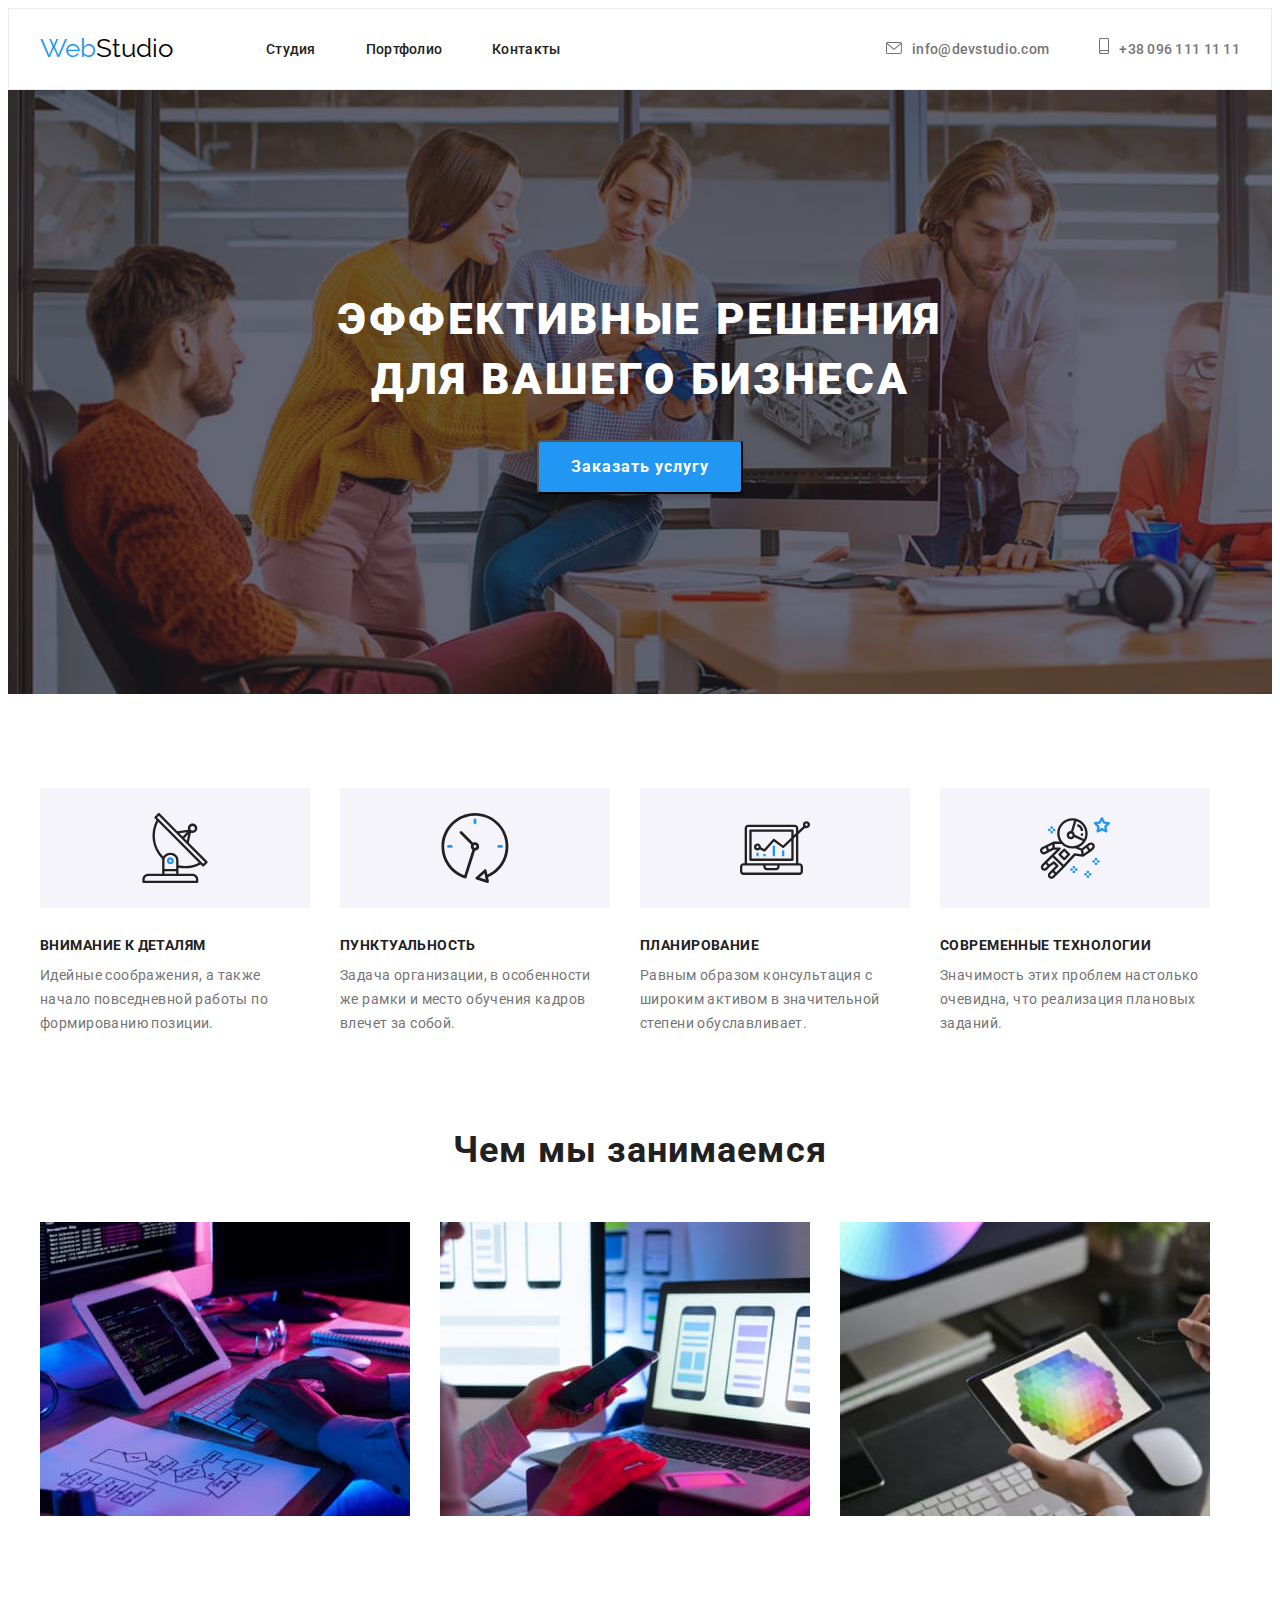
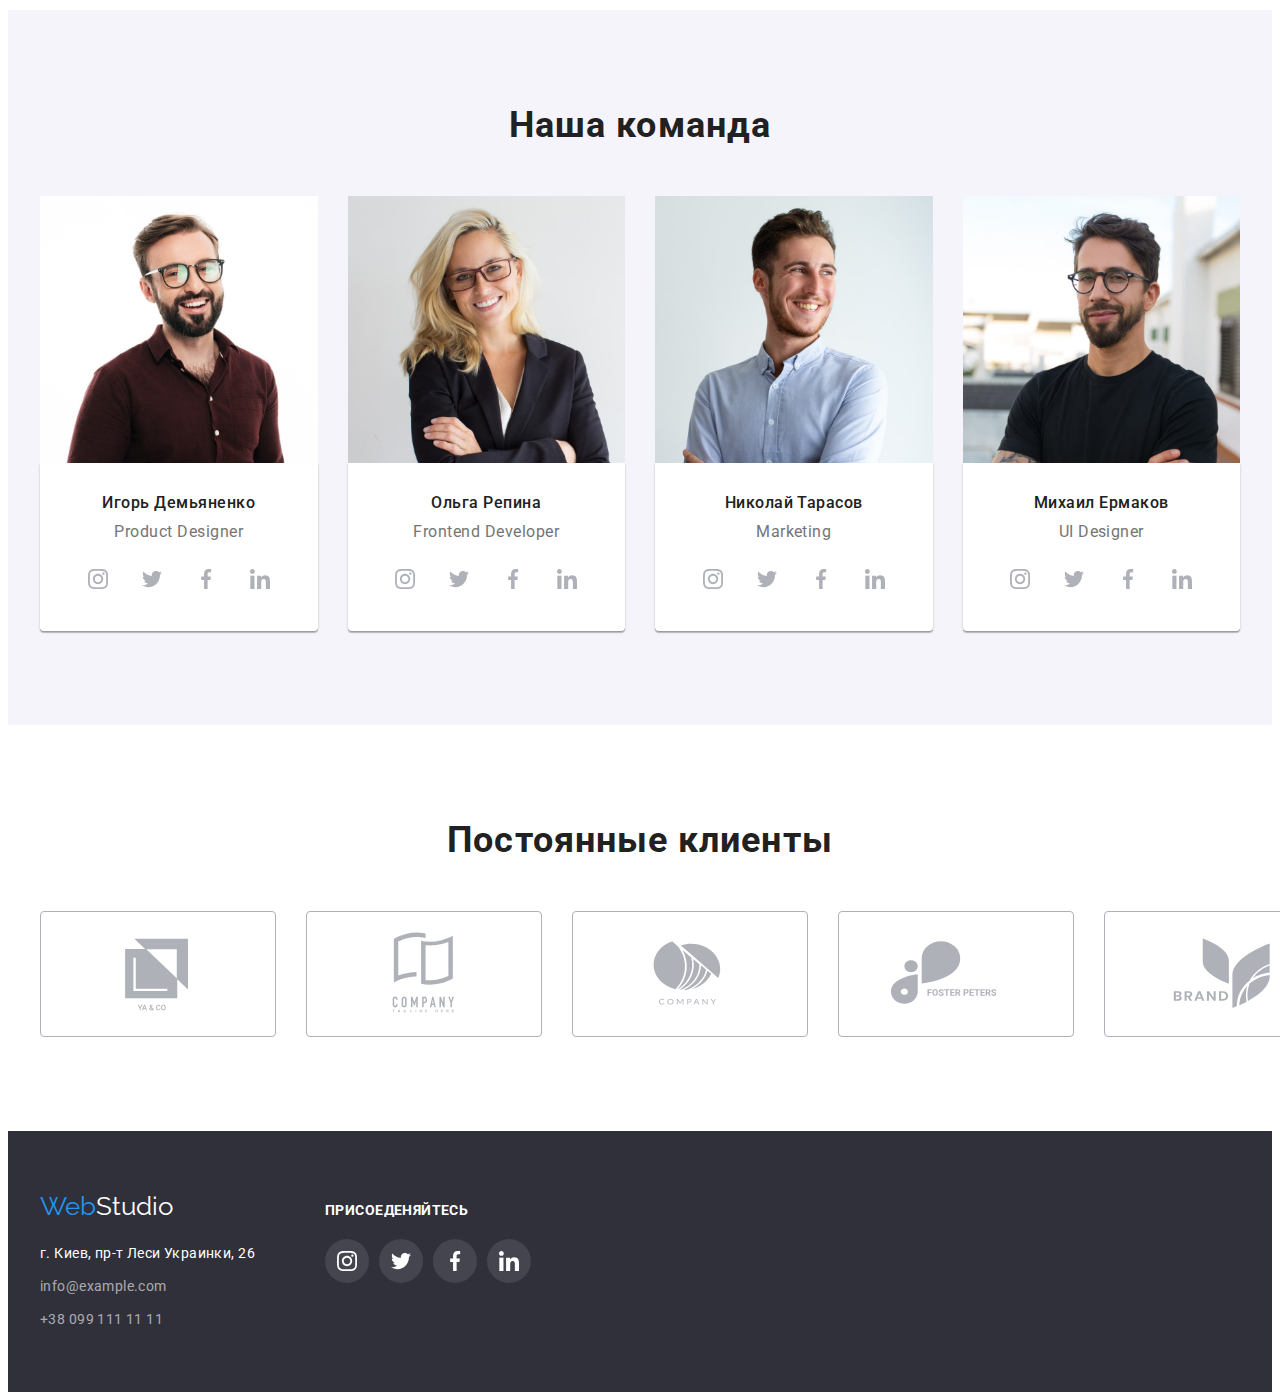
<file: project/goit-markup-hw-05/index.html>
<!DOCTYPE html>
<html lang="ru">
  <head>
    <meta charset="UTF-8" />
    <meta http-equiv="X-UA-Compatible" content="IE=edge" />
    <meta name="viewport" content="width=device-width, initial-scale=1.0" />
    <link rel="preconnect" href="https://fonts.googleapis.com" />
    <link rel="preconnect" href="https://fonts.gstatic.com" crossorigin />
    <link
      href="https://fonts.googleapis.com/css2?family=Montserrat:wght@400;700&family=Raleway:wght@700&family=Roboto:wght@400;500;700;900&display=swap"
      rel="stylesheet"
    />
    <link
      rel="stylesheet"
      href="https://cdnjs.cloudflare.com/ajax/libs/modern-normalize/1.1.0/modern-normalize.min.css"
      integrity="sha512-wpPYUAdjBVSE4KJnH1VR1HeZfpl1ub8YT/NKx4PuQ5NmX2tKuGu6U/JRp5y+Y8XG2tV+wKQpNHVUX03MfMFn9Q=="
      crossorigin="anonymous"
      referrerpolicy="no-referrer"
    />
    <link rel="stylesheet" href="./css/styles.css" />
    <title>Студия</title>
  </head>
  <body>
    <header class="header-section">
      <div class="container">
        <a href="./index.html" class="header-logo">
          <span class="header-logo-first-part">Web</span>Studio</a
        >
        <nav class="header-navigation">
          <ul class="header-list list">
            <li class="header-item">
              <a
                href="./index.html"
                rel="noopener noreferrer nofollow"
                class="link-nav link"
                >Студия</a
              >
            </li>
            <li class="header-item">
              <a
                href="./portfolio.html"
                rel="noopener noreferrer nofollow"
                class="link-nav link"
                >Портфолио</a
              >
            </li>
            <li class="header-item">
              <a
                href=""
                target="_blank"
                rel="noopener noreferrer nofollow"
                class="link-nav link"
                >Контакты</a
              >
            </li>
          </ul>
        </nav>
        <div class="header-connect">
          <a href="mailto:info@devstudio.com" class="header-mail  link accent"
            ><svg class="connect-icon" width="16" height="12">
                <use href="./images/icons.svg#icon-envelope"></use>
              </svg>info@devstudio.com</a
          >
          <a href="tel:+380961111111" class="header-tel link accent"
            ><svg class="connect-icon" width="10" height="16">
                <use href="./images/icons.svg#icon-smartphone"></use>
              </svg>+38 096 111 11 11</a
          >
        </div >
      </div>
    </header>
    <main>
      <section class="hero-section section">
        <h1 class="hero-title">Эффективные решения для вашего бизнеса</h1>
        <button type="button" class="hero-button">Заказать услугу</button>
      </section>
      <section class="aboun-benefits-section section">
        <div class="container">
          <h2 class="visually-hidden">Преимущества</h2>
          <ul class="aboun-benefits-list list">
            <li class="benefits-item">
              <div class="benefits-item-icon">
                <svg class="benefits-icon" width="70" htight="70"><use href="./images/icons.svg#icon-antenna-1"></use></svg>
              </div>
              <h3 class="aboun-benefits">Внимание к деталям</h3>
              <p class="benefits-text">
                Идейные соображения, а также начало повседневной работы по
                формированию позиции.
              </p>
            </li>
            <li class="benefits-item">
              <div class="benefits-item-icon">
                <svg class="benefits-icon" width="70" htight="70"><use href="./images/icons.svg#icon-clock-1"></use></svg>
              </div>
              <h3 class="aboun-benefits">Пунктуальность</h3>
              <p class="benefits-text">
                Задача организации, в особенности же рамки и место обучения
                кадров влечет за собой.
              </p>
            </li>
            <li class="benefits-item">
              <div class="benefits-item-icon">
                <svg class="benefits-icon" width="70" htight="70"><use href="./images/icons.svg#icon-diagram-1"></use></svg>
              </div>
              <h3 class="aboun-benefits">Планирование</h3>
              <p class="benefits-text">
                Равным образом консультация с широким активом в значительной
                степени обуславливает.
              </p>
            </li>
            <li class="benefits-item">
              <div class="benefits-item-icon">
                <svg class="benefits-icon" width="70" htight="70"><use href="./images/icons.svg#icon-astronaut-1"></use></svg>
              </div>
              <h3 class="aboun-benefits">Современные технологии</h3>
              <p class="benefits-text">
                Значимость этих проблем настолько очевидна, что реализация
                плановых заданий.
              </p>
            </li>
          </ul>
        </div>
      </section>
      <section class="img-about-benefits section">
        <div class="container">
          <h3 class="benefits-title">Чем мы занимаемся</h3>
          <ul class="img-benefits-list list">
            <li class="list-item-img">
              <img
                src="./images/img-1.jpg"
                alt="фото 1"
                width="370"
                class="benefits-img"
              />
            </li>
            <li class="list-item-img">
              <img
                src="./images/img-2.jpg"
                alt="фото 2"
                width="370"
                class="benefits-img"
              />
            </li>
            <li class="list-item-img">
              <img
                src="./images/img-3.jpg"
                alt="фото 3"
                width="370"
                class="benefits-img"
              />
            </li>
          </ul>
        </div>
      </section>
      <section class="team-section section">
        <h2 class="tiam-title">Наша команда</h2>
        <div class="container">
          <ul class="team-section-list list">
            <li class="team-card">
              <img
                src="./images/img-igor.jpg"
                alt="фото Игоря Демьяненко"
                width="270"
                height="260"
                class="team-img"
              />
              <div class="card-name">
                <h3 class="team-img-name">Игорь Демьяненко</h3>
                <p class="team-img-position">Product Designer</p>
                <ul class="team-soc-list list">
                  <li class="team-soc-item"><a href="" class="team-soc-link">
                    <svg class="team-soc-icoc" width="20"  height="20">
                      <use href="./images/icons.svg#icon-instagram"></use>
                    </svg>
                  </a></li>
                  <li class="team-soc-item"><a href="" class="team-soc-link"><svg class="team-soc-icoc" width="20"  height="20">
                      <use href="./images/icons.svg#icon-twitter"></use></a></li>
                  <li class="team-soc-item"><a href="" class="team-soc-link"><svg class="team-soc-icoc" width="20"  height="20">
                      <use href="./images/icons.svg#icon-facebook"></use></a></li>
                  <li class="team-soc-item"><a href="" class="team-soc-link"><svg class="team-soc-icoc" width="20"  height="20">
                      <use href="./images/icons.svg#icon-linkedin"></use></a></li>
                </ul>
              </div>
            </li>
            <li class="team-card">
              <img
                src="./images/img-olga.jpg"
                alt="фото Ольги Репиной"
                width="270"
                height="260"
                class="team-img"
              />
              <div class="card-name">
                <h3 class="team-img-name">Ольга Репина</h3>
                <p class="team-img-position">Frontend Developer</p>
                <ul class="team-soc-list list">
                  <li class="team-soc-item"><a href="" class="team-soc-link">
                    <svg class="team-soc-icoc" width="20"  height="20">
                      <use href="./images/icons.svg#icon-instagram"></use>
                  </a></li>
                  <li class="team-soc-item"><a href="" class="team-soc-link"><svg class="team-soc-icoc" width="20"  height="20">
                      <use href="./images/icons.svg#icon-twitter"></use></a></li>
                  <li class="team-soc-item"><a href="" class="team-soc-link"><svg class="team-soc-icoc" width="20"  height="20">
                      <use href="./images/icons.svg#icon-facebook"></use></a></li>
                  <li class="team-soc-item"><a href="" class="team-soc-link"><svg class="team-soc-icoc" width="20"  height="20">
                      <use href="./images/icons.svg#icon-linkedin"></use></a></li>
                </ul>
              </div>
            </li>
            <li class="team-card">
              <img
                src="./images/img-nikolay.jpg"
                alt="фото Николая Тарасова"
                width="270"
                height="260"
                class="team-img"
              />
              <div class="card-name">
                <h3 class="team-img-name">Николай Тарасов</h3>
                <p class="team-img-position">Marketing</p>
                <ul class="team-soc-list list">
                  <li class="team-soc-item"><a href="" class="team-soc-link">
                    <svg class="team-soc-icoc" width="20"  height="20">
                      <use href="./images/icons.svg#icon-instagram"></use>
                  </a></li>
                  <li class="team-soc-item"><a href="" class="team-soc-link"><svg class="team-soc-icoc" width="20"  height="20">
                      <use href="./images/icons.svg#icon-twitter"></use></a></li>
                  <li class="team-soc-item"><a href="" class="team-soc-link"><svg class="team-soc-icoc" width="20"  height="20">
                      <use href="./images/icons.svg#icon-facebook"></use></a></li>
                  <li class="team-soc-item"><a href="" class="team-soc-link"><svg class="team-soc-icoc" width="20"  height="20">
                      <use href="./images/icons.svg#icon-linkedin"></use></a></li>
                </ul>
              </div>
            </li>
            <li class="team-card">
              <img
                src="./images/img-misha.jpg"
                alt="фото Михаила Ермакова"
                width="270"
                height="260"
                class="team-img"
              />
              <div class="card-name">
                <h3 class="team-img-name">Михаил Ермаков</h3>
                <p class="team-img-position">UI Designer</p>
                <ul class="team-soc-list list">
                  <li class="team-soc-item"><a href="" class="team-soc-link">
                    <svg class="team-soc-icoc" width="20"  height="20">
                      <use href="./images/icons.svg#icon-instagram"></use>
                  </a></li>
                  <li class="team-soc-item"><a href="" class="team-soc-link"><svg class="team-soc-icoc" width="20"  height="20">
                      <use href="./images/icons.svg#icon-twitter"></use></a></li>
                  <li class="team-soc-item"><a href="" class="team-soc-link"><svg class="team-soc-icoc" width="20"  height="20">
                      <use href="./images/icons.svg#icon-facebook"></use></a></li>
                  <li class="team-soc-item"><a href="" class="team-soc-link"><svg class="team-soc-icoc" width="20"  height="20">
                      <use href="./images/icons.svg#icon-linkedin"></use></a></li>
                </ul>
              </div>
            </li>
          </ul>
        </div>
      </section>
      <section class="clients section">
        <div class="container">
        <h2 class="clients-title">Постоянные клиенты</h2>
        <ul class="clients-list list">
          <li class="clients-item">
            <a href="" class="clients-link">
              <svg class="clients-icon" width="106" height="60">
                <use href="./images/icons.svg#icon-Logo" class="icon"></use>
              </svg>
            </a>
          </li>
          <li class="clients-item">
            <a href="" class="clients-link">
              <svg class="clients-icon" width="106" height="60">
                <use href="./images/icons.svg#icon-Logo-1"></use>
              </svg>
            </a>
          </li>
          <li class="clients-item">
            <a href="" class="clients-link">
              <svg class="clients-icon" width="106" height="60">
                <use href="./images/icons.svg#icon-Logo-2"></use>
              </svg>
            </a>
          </li>
          <li class="clients-item">
            <a href="" class="clients-link">
              <svg class="clients-icon" width="106" height="60">
                <use href="./images/icons.svg#icon-Logo-3"></use>
              </svg>
            </a>
          </li>
          <li class="clients-item">
            <a href="" class="clients-link">
              <svg class="clients-icon" width="106" height="60">
                <use href="./images/icons.svg#icon-Logo-4"></use>
              </svg>
            </a>
          </li>
          <li class="clients-item">
            <a href="" class="clients-link">
              <svg class="clients-icon" width="106" height="60">
                <use href="./images/icons.svg#icon-Logo-5"></use>
              </svg>
            </a>
          </li>
        </ul>
        </div>
      </section>
    </main>
    <footer class="footer">
      <div class="container">
        <div class="address-list">
        <a href="./index.html" class="footer-logo"
          ><span class="footer-logo-first-part">Web</span>Studio
        </a>
        <address class="footer-address">
          <ul class="footer-list link list">
            <li class="footer-list-item">
              <p class="footer-address-text">г. Киев, пр-т Леси Украинки, 26</p>
            </li>
            <li class="footer-list-item">
              <a href="mailto:info@example.com" class="footer-mail accent">info@example.com</a
              >
            </li>
            <li class="footer-list-item">
              <a href="tel:+380991111111" class="footer-tel accent">+38 099 111 11 11</a>
            </li>
          </ul>
        </address>
        </div>
        <div class="footer-soc">
        <h2 class="footer-soc-title">Присоеденяйтесь</h2>
          <ul class="footer-soc-list list">
                  <li class="footer-soc-item"><a href="" class="footer-soc-link">
                    <svg class="footer-soc-icoc" width="20"  height="20">
                      <use href="./images/icons.svg#icon-instagram"></use>
                    </svg>
                  </a></li>
                  <li class="footer-soc-item"><a href="" class="footer-soc-link"><svg class="footer-soc-icon" width="20"  height="20">
                      <use href="./images/icons.svg#icon-twitter"></use></a></li>
                  <li class="footer-soc-item"><a href="" class="footer-soc-link"><svg class="footer-soc-icon" width="20"  height="20">
                      <use href="./images/icons.svg#icon-facebook"></use></a></li>
                  <li class="footer-soc-item"><a href="" class="footer-soc-link"><svg class="footer-soc-icon" width="20"  height="20">
                      <use href="./images/icons.svg#icon-linkedin"></use></a></li>
                </ul>
                </div>
      </div>
    </footer>
  </body>
</html>
</file>
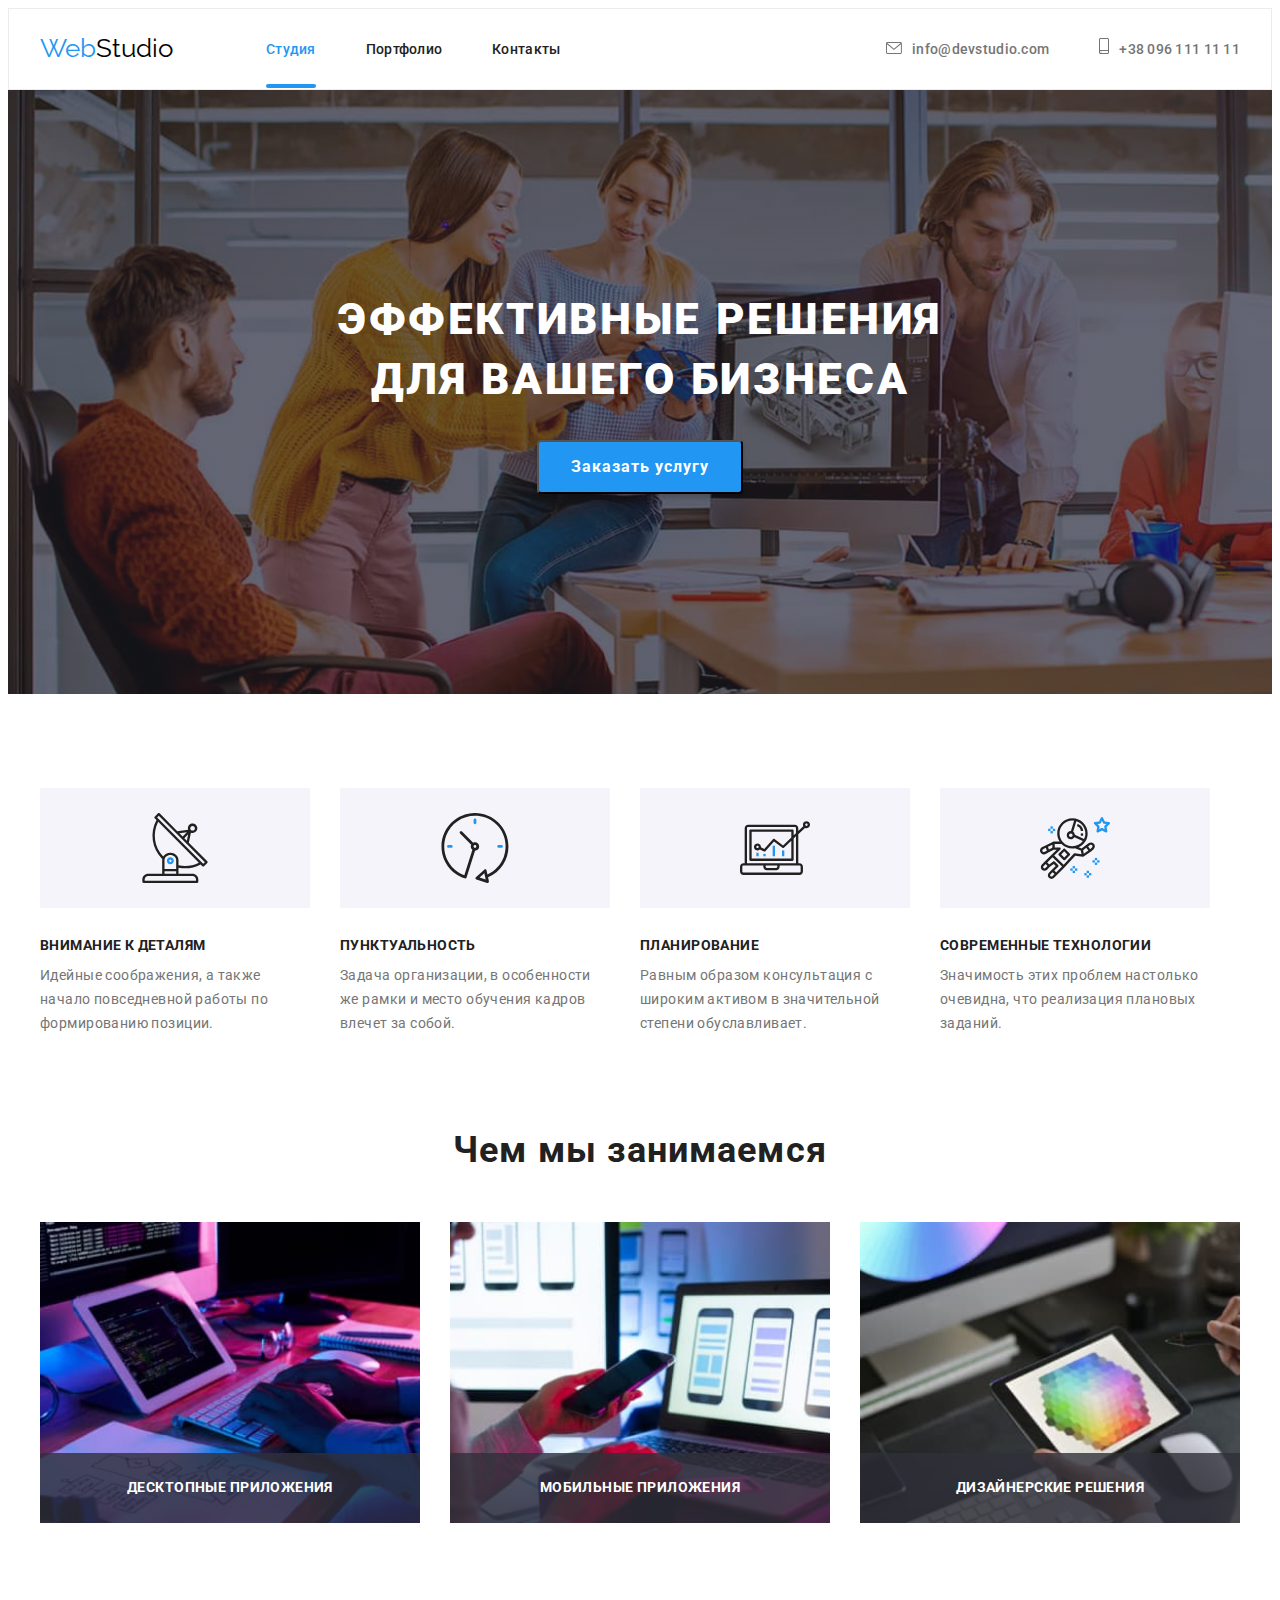
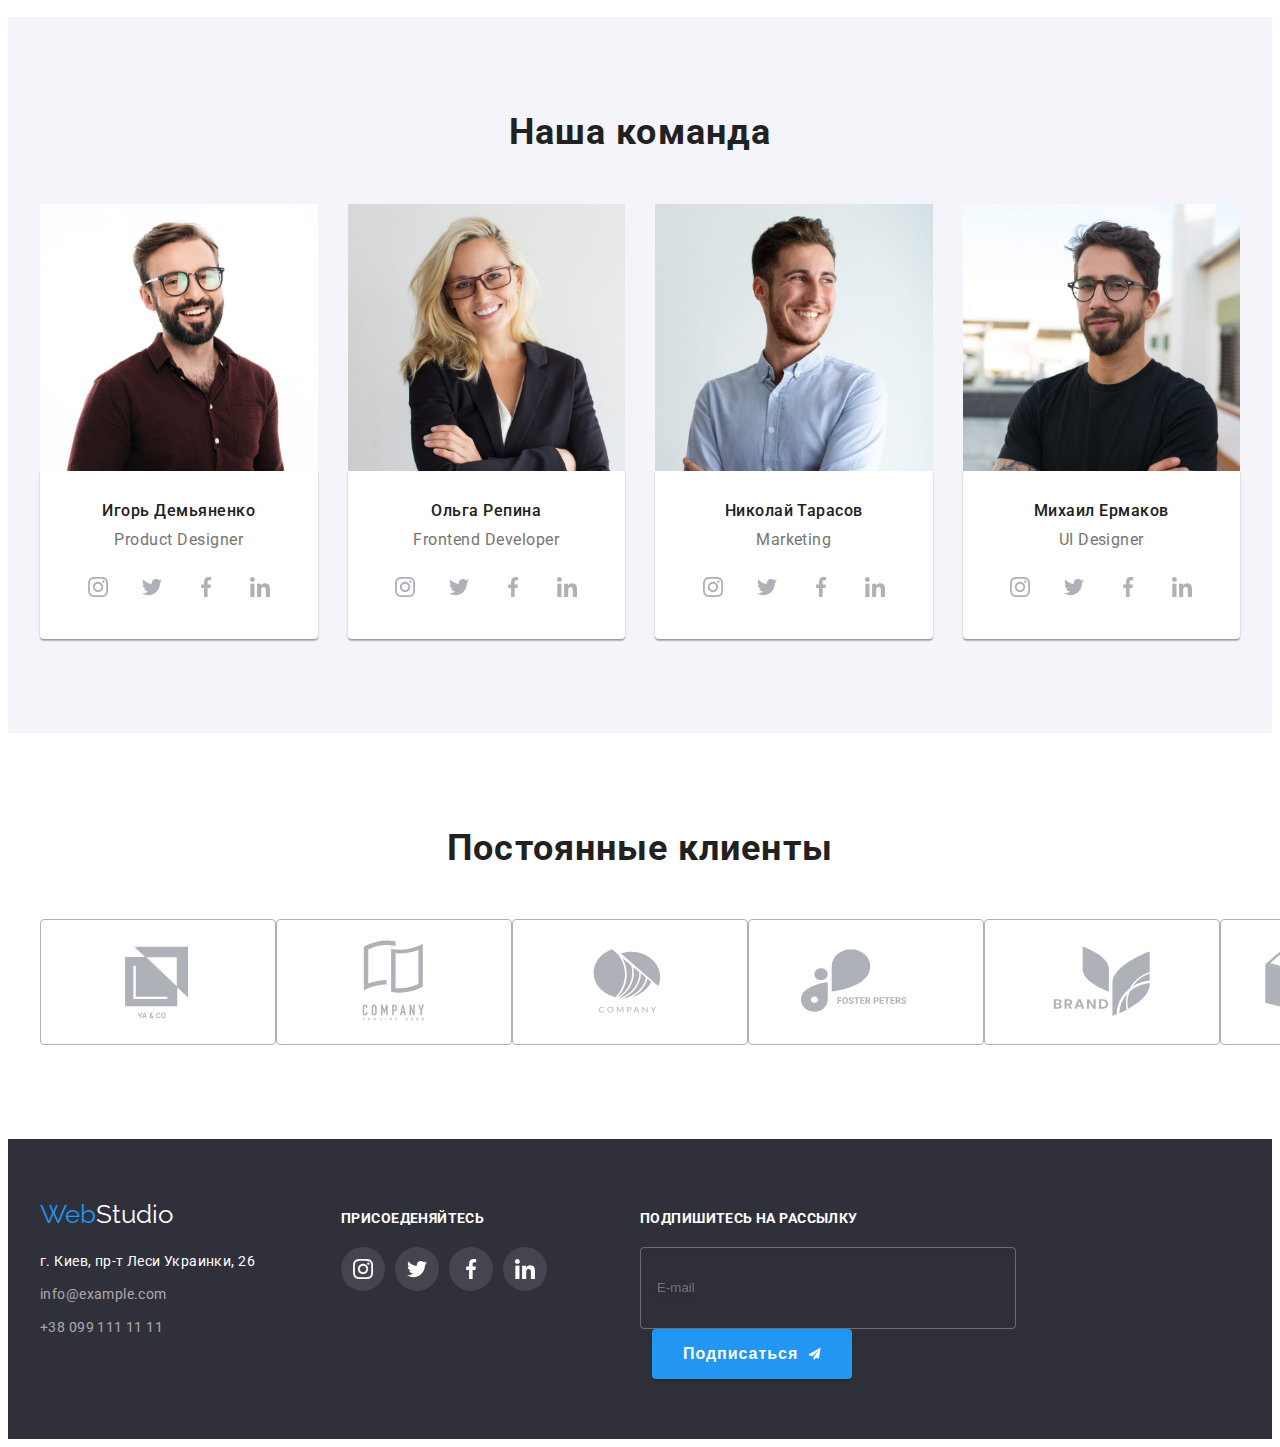
<file: project/goit-markup-hw-07/index.html>
<!DOCTYPE html>
<html lang="ru">
  <head>
    <meta charset="UTF-8" />
    <meta http-equiv="X-UA-Compatible" content="IE=edge" />
    <meta name="viewport" content="width=device-width, initial-scale=1.0" />
    <link rel="preconnect" href="https://fonts.googleapis.com" />
    <link rel="preconnect" href="https://fonts.gstatic.com" crossorigin />
    <link
      href="https://fonts.googleapis.com/css2?family=Montserrat:wght@400;700&family=Raleway:wght@700&family=Roboto:wght@400;500;700;900&display=swap"
      rel="stylesheet"
    />
    <link
      rel="stylesheet"
      href="https://cdnjs.cloudflare.com/ajax/libs/modern-normalize/1.1.0/modern-normalize.min.css"
      integrity="sha512-wpPYUAdjBVSE4KJnH1VR1HeZfpl1ub8YT/NKx4PuQ5NmX2tKuGu6U/JRp5y+Y8XG2tV+wKQpNHVUX03MfMFn9Q=="
      crossorigin="anonymous"
      referrerpolicy="no-referrer"
    />
    <!-- <link rel="stylesheet" href="./css/styles.css" /> -->
    <link rel="stylesheet" href="./css/main.min.css">
    <title>Студия</title>
  </head>
  <body>
    <header class="header-section">
      <div class="container">
        <a href="./index.html" class="header-logo">
          <span class="header-logo-first-part">Web</span>Studio</a
        >
        <nav class="header-navigation">
          <ul class="header-list list">
            <li class="header-item ">
              <a
                href="./index.html"
                rel="noopener noreferrer nofollow"
                class="link-nav link current"
                >Студия</a
              >
            </li>
            <li class="header-item">
              <a
                href="./portfolio.html"
                rel="noopener noreferrer nofollow"
                class="link-nav link"
                >Портфолио</a
              >
            </li>
            <li class="header-item">
              <a
                href=""
                target="_blank"
                rel="noopener noreferrer nofollow"
                class="link-nav link"
                >Контакты</a
              >
            </li>
          </ul>
        </nav>
        <div class="header-connect">
          <a href="mailto:info@devstudio.com" class="header-mail  link accent"
            ><svg class="connect-icon" width="16" height="12">
                <use href="./images/icons.svg#icon-envelope"></use>
              </svg>info@devstudio.com</a
          >
          <a href="tel:+380961111111" class="header-tel link accent"
            ><svg class="connect-icon" width="10" height="16">
                <use href="./images/icons.svg#icon-smartphone"></use>
              </svg>+38 096 111 11 11</a
          >
        </div >
      </div>
    </header>
    <main>
      <section class="hero-section section">
        <h1 class="hero-title">Эффективные решения для вашего бизнеса</h1>
        <button type="button" class="hero-button" data-modal-open>Заказать услугу</button>
      </section>
      <section class="about-benefits-section section">
        <div class="container">
          <h2 class="visually-hidden">Преимущества</h2>
          <ul class="about-benefits-list list">
            <li class="benefits-item">
              <div class="benefits-item-icon">
                <svg class="benefits-icon" width="70" htight="70"><use href="./images/icons.svg#icon-antenna-1"></use></svg>
              </div>
              <h3 class="about-benefits">Внимание к деталям</h3>
              <p class="benefits-text">
                Идейные соображения, а также начало повседневной работы по
                формированию позиции.
              </p>
            </li>
            <li class="benefits-item">
              <div class="benefits-item-icon">
                <svg class="benefits-icon" width="70" htight="70"><use href="./images/icons.svg#icon-clock-1"></use></svg>
              </div>
              <h3 class="about-benefits">Пунктуальность</h3>
              <p class="benefits-text">
                Задача организации, в особенности же рамки и место обучения
                кадров влечет за собой.
              </p>
            </li>
            <li class="benefits-item">
              <div class="benefits-item-icon">
                <svg class="benefits-icon" width="70" htight="70"><use href="./images/icons.svg#icon-diagram-1"></use></svg>
              </div>
              <h3 class="about-benefits">Планирование</h3>
              <p class="benefits-text">
                Равным образом консультация с широким активом в значительной
                степени обуславливает.
              </p>
            </li>
            <li class="benefits-item">
              <div class="benefits-item-icon">
                <svg class="benefits-icon" width="70" htight="70"><use href="./images/icons.svg#icon-astronaut-1"></use></svg>
              </div>
              <h3 class="about-benefits">Современные технологии</h3>
              <p class="benefits-text">
                Значимость этих проблем настолько очевидна, что реализация
                плановых заданий.
              </p>
            </li>
          </ul>
        </div>
      </section>
      <section class="img-about-benefits section">
        <div class="container">
          <h3 class="benefits-title">Чем мы занимаемся</h3>
          <ul class="img-benefits-list list">
            <li class="list-item-img">
              <img
                src="./images/img-1.jpg"
                alt="фото 1"
                width="370"
                class="benefits-img"
              />
              <h4 class="benefits-img-title">Десктопные приложения</h4>
            </li>
            <li class="list-item-img">
              <img
                src="./images/img-2.jpg"
                alt="фото 2"
                width="370"
                class="benefits-img"
              />
              <h4 class="benefits-img-title">Мобильные приложения</h4>
            </li>
            <li class="list-item-img">
              <img
                src="./images/img-3.jpg"
                alt="фото 3"
                width="370"
                class="benefits-img"
              />
              <h4 class="benefits-img-title">Дизайнерские решения</h4>
            </li>
          </ul>
        </div>
      </section>
      <section class="team-section section">
        <h2 class="tiam-title">Наша команда</h2>
        <div class="container">
          <ul class="team-section-list list">
            <li class="team-card">
              <img
                src="./images/img-igor.jpg"
                alt="фото Игоря Демьяненко"
                width="270"
                height="260"
                class="team-img"
              />
              <div class="card-name">
                <h3 class="team-img-name">Игорь Демьяненко</h3>
                <p class="team-img-position">Product Designer</p>
                <ul class="team-soc-list list">
                  <li class="team-soc-item"><a href="" class="team-soc-link">
                    <svg class="team-soc-icoc" width="20"  height="20">
                      <use href="./images/icons.svg#icon-instagram"></use>
                    </svg>
                  </a></li>
                  <li class="team-soc-item"><a href="" class="team-soc-link"><svg class="team-soc-icoc" width="20"  height="20">
                      <use href="./images/icons.svg#icon-twitter"></use></a></li>
                  <li class="team-soc-item"><a href="" class="team-soc-link"><svg class="team-soc-icoc" width="20"  height="20">
                      <use href="./images/icons.svg#icon-facebook"></use></a></li>
                  <li class="team-soc-item"><a href="" class="team-soc-link"><svg class="team-soc-icoc" width="20"  height="20">
                      <use href="./images/icons.svg#icon-linkedin"></use></a></li>
                </ul>
              </div>
            </li>
            <li class="team-card">
              <img
                src="./images/img-olga.jpg"
                alt="фото Ольги Репиной"
                width="270"
                height="260"
                class="team-img"
              />
              <div class="card-name">
                <h3 class="team-img-name">Ольга Репина</h3>
                <p class="team-img-position">Frontend Developer</p>
                <ul class="team-soc-list list">
                  <li class="team-soc-item"><a href="" class="team-soc-link">
                    <svg class="team-soc-icoc" width="20"  height="20">
                      <use href="./images/icons.svg#icon-instagram"></use>
                  </a></li>
                  <li class="team-soc-item"><a href="" class="team-soc-link"><svg class="team-soc-icoc" width="20"  height="20">
                      <use href="./images/icons.svg#icon-twitter"></use></a></li>
                  <li class="team-soc-item"><a href="" class="team-soc-link"><svg class="team-soc-icoc" width="20"  height="20">
                      <use href="./images/icons.svg#icon-facebook"></use></a></li>
                  <li class="team-soc-item"><a href="" class="team-soc-link"><svg class="team-soc-icoc" width="20"  height="20">
                      <use href="./images/icons.svg#icon-linkedin"></use></a></li>
                </ul>
              </div>
            </li>
            <li class="team-card">
              <img
                src="./images/img-nikolay.jpg"
                alt="фото Николая Тарасова"
                width="270"
                height="260"
                class="team-img"
              />
              <div class="card-name">
                <h3 class="team-img-name">Николай Тарасов</h3>
                <p class="team-img-position">Marketing</p>
                <ul class="team-soc-list list">
                  <li class="team-soc-item"><a href="" class="team-soc-link">
                    <svg class="team-soc-icoc" width="20"  height="20">
                      <use href="./images/icons.svg#icon-instagram"></use>
                  </a></li>
                  <li class="team-soc-item"><a href="" class="team-soc-link"><svg class="team-soc-icoc" width="20"  height="20">
                      <use href="./images/icons.svg#icon-twitter"></use></a></li>
                  <li class="team-soc-item"><a href="" class="team-soc-link"><svg class="team-soc-icoc" width="20"  height="20">
                      <use href="./images/icons.svg#icon-facebook"></use></a></li>
                  <li class="team-soc-item"><a href="" class="team-soc-link"><svg class="team-soc-icoc" width="20"  height="20">
                      <use href="./images/icons.svg#icon-linkedin"></use></a></li>
                </ul>
              </div>
            </li>
            <li class="team-card">
              <img
                src="./images/img-misha.jpg"
                alt="фото Михаила Ермакова"
                width="270"
                height="260"
                class="team-img"
              />
              <div class="card-name">
                <h3 class="team-img-name">Михаил Ермаков</h3>
                <p class="team-img-position">UI Designer</p>
                <ul class="team-soc-list list">
                  <li class="team-soc-item"><a href="" class="team-soc-link">
                    <svg class="team-soc-icoc" width="20"  height="20">
                      <use href="./images/icons.svg#icon-instagram"></use>
                  </a></li>
                  <li class="team-soc-item"><a href="" class="team-soc-link"><svg class="team-soc-icoc" width="20"  height="20">
                      <use href="./images/icons.svg#icon-twitter"></use></a></li>
                  <li class="team-soc-item"><a href="" class="team-soc-link"><svg class="team-soc-icoc" width="20"  height="20">
                      <use href="./images/icons.svg#icon-facebook"></use></a></li>
                  <li class="team-soc-item"><a href="" class="team-soc-link"><svg class="team-soc-icoc" width="20"  height="20">
                      <use href="./images/icons.svg#icon-linkedin"></use></a></li>
                </ul>
              </div>
            </li>
          </ul>
        </div>
      </section>
      <section class="clients section">
        <div class="container">
        <h2 class="clients-title">Постоянные клиенты</h2>
        <ul class="clients-list list">
          <li class="clients-item">
            <a href="" class="clients-link">
              <svg class="clients-icon" width="106" height="60">
                <use href="./images/icons.svg#icon-Logo" class="icon"></use>
              </svg>
            </a>
          </li>
          <li class="clients-item">
            <a href="" class="clients-link">
              <svg class="clients-icon" width="106" height="60">
                <use href="./images/icons.svg#icon-Logo-1"></use>
              </svg>
            </a>
          </li>
          <li class="clients-item">
            <a href="" class="clients-link">
              <svg class="clients-icon" width="106" height="60">
                <use href="./images/icons.svg#icon-Logo-2"></use>
              </svg>
            </a>
          </li>
          <li class="clients-item">
            <a href="" class="clients-link">
              <svg class="clients-icon" width="106" height="60">
                <use href="./images/icons.svg#icon-Logo-3"></use>
              </svg>
            </a>
          </li>
          <li class="clients-item">
            <a href="" class="clients-link">
              <svg class="clients-icon" width="106" height="60">
                <use href="./images/icons.svg#icon-Logo-4"></use>
              </svg>
            </a>
          </li>
          <li class="clients-item">
            <a href="" class="clients-link">
              <svg class="clients-icon" width="106" height="60">
                <use href="./images/icons.svg#icon-Logo-5"></use>
              </svg>
            </a>
          </li>
        </ul>
        </div>
      </section>
    </main>
    <footer class="footer">
      <div class="container">
        <div class="address-list">
        <a href="./index.html" class="footer-logo"
          ><span class="footer-logo-first-part">Web</span>Studio
        </a>
        <address class="footer-address">
          <ul class="footer-list link list">
            <li class="footer-list-item">
              <p class="footer-address-text">г. Киев, пр-т Леси Украинки, 26</p>
            </li>
            <li class="footer-list-item">
              <a href="mailto:info@example.com" class="footer-mail accent">info@example.com</a
              >
            </li>
            <li class="footer-list-item">
              <a href="tel:+380991111111" class="footer-tel accent">+38 099 111 11 11</a>
            </li>
          </ul>
        </address>
        </div>
        <div class="footer-soc">
        <h2 class="footer-soc-title">Присоеденяйтесь</h2>
          <ul class="footer-soc-list list">
                  <li class="footer-soc-item"><a href="" class="footer-soc-link">
                    <svg class="footer-soc-icoc" width="20"  height="20">
                      <use href="./images/icons.svg#icon-instagram"></use>
                    </svg>
                  </a></li>
                  <li class="footer-soc-item"><a href="" class="footer-soc-link"><svg class="footer-soc-icon" width="20"  height="20">
                      <use href="./images/icons.svg#icon-twitter"></use></a></li>
                  <li class="footer-soc-item"><a href="" class="footer-soc-link"><svg class="footer-soc-icon" width="20"  height="20">
                      <use href="./images/icons.svg#icon-facebook"></use></a></li>
                  <li class="footer-soc-item"><a href="" class="footer-soc-link"><svg class="footer-soc-icon" width="20"  height="20">
                      <use href="./images/icons.svg#icon-linkedin"></use></a></li>
                </ul>
                </div>
                <div class="footer-form">
                  <p class="footer-form-text">Подпишитесь на рассылку</p>
                  <label class="footer-label">
                  <input type="mail" name="Почта" placeholder="E-mail" class="footer-input">
                  <button type="submit" class="footer-form-btn">Подписаться<svg class="icon-footer" width="24" height="24">
                    <use href="./images/icons.svg#icon-send"></use>
                  </svg></button></label>
                </div>
      </div>
    </footer>
    <div class="backdrop is-hidden" data-modal>
      <div class="modal">
        <button type="button" class="modal-close-btn"  data-modal-close>
          <svg class="icon-close" width="30" height="30">
            <use href="./images/icons.svg#icon-Vector-clows"></use>
          </svg>
        </button>
          <p class="modal-title">Оставьте свои данные, мы вам перезвоним</p>
        <form class="form">
          <div class="form-fild">
            <label for="Имя">Имя</label>
            <div class="input-wrap">
          <input 
          type="text" 
          name="users" 
          id="Имя" 
          minlength="2" 
          required>
          <svg class="icon-form" width="18" height="18">
            <use href="./images/icons.svg#icon-person-black-18dp"></use>
          </svg>
          </div>
          </div>
          <div class="form-fild">
          <label for="Телефон">Телефон</label>
          <div class="input-wrap">
          <input 
          type="tel" 
          name="users" 
          id="Телефон" 
          minlength="10" 
          required>
          <svg class="icon-form" width="18" height="18">
            <use href="./images/icons.svg#icon-phone-black-18dp"></use>
          </svg>
          </div>
          </div>
          <div class="form-fild">
          <label for="Почта">Почта</label>
          <div class="input-wrap">
          <input 
          type="mail" 
          name="users-mail" 
          id="Почта" 
          minlength="10" 
          required>
          <svg class="icon-form" width="18" height="18">
            <use href="./images/icons.svg#icon-email-black-18dp"></use>
          </svg>
          </div>
          </div>
          <div class="input-wrap">
            <label for="Коментарий">Коментарий</label>
            <textarea 
              class="comment" 
              name="users-comment" 
              id="Коментарий" 
              rows="10" placeholder="Введите текст"></textarea>
          </div>
          <div class="check">
            <label class="topic-text">
              <input 
              class="checkbox visually-hidden" 
              type="checkbox" 
              name="polici"  
              required>
              <span class="icon-check"></span>
              Соглашаюсь с рассылкой и принимаю 
              <a href="" class="polici-link">Условия договора</a>
            </label>
          </div>
          <button type="submit" class="form-btn">Отправить</button>
        </form>
      </div>
    </div>
    <script src="./js/modal.js"></script>
  </body>
</html>
</file>
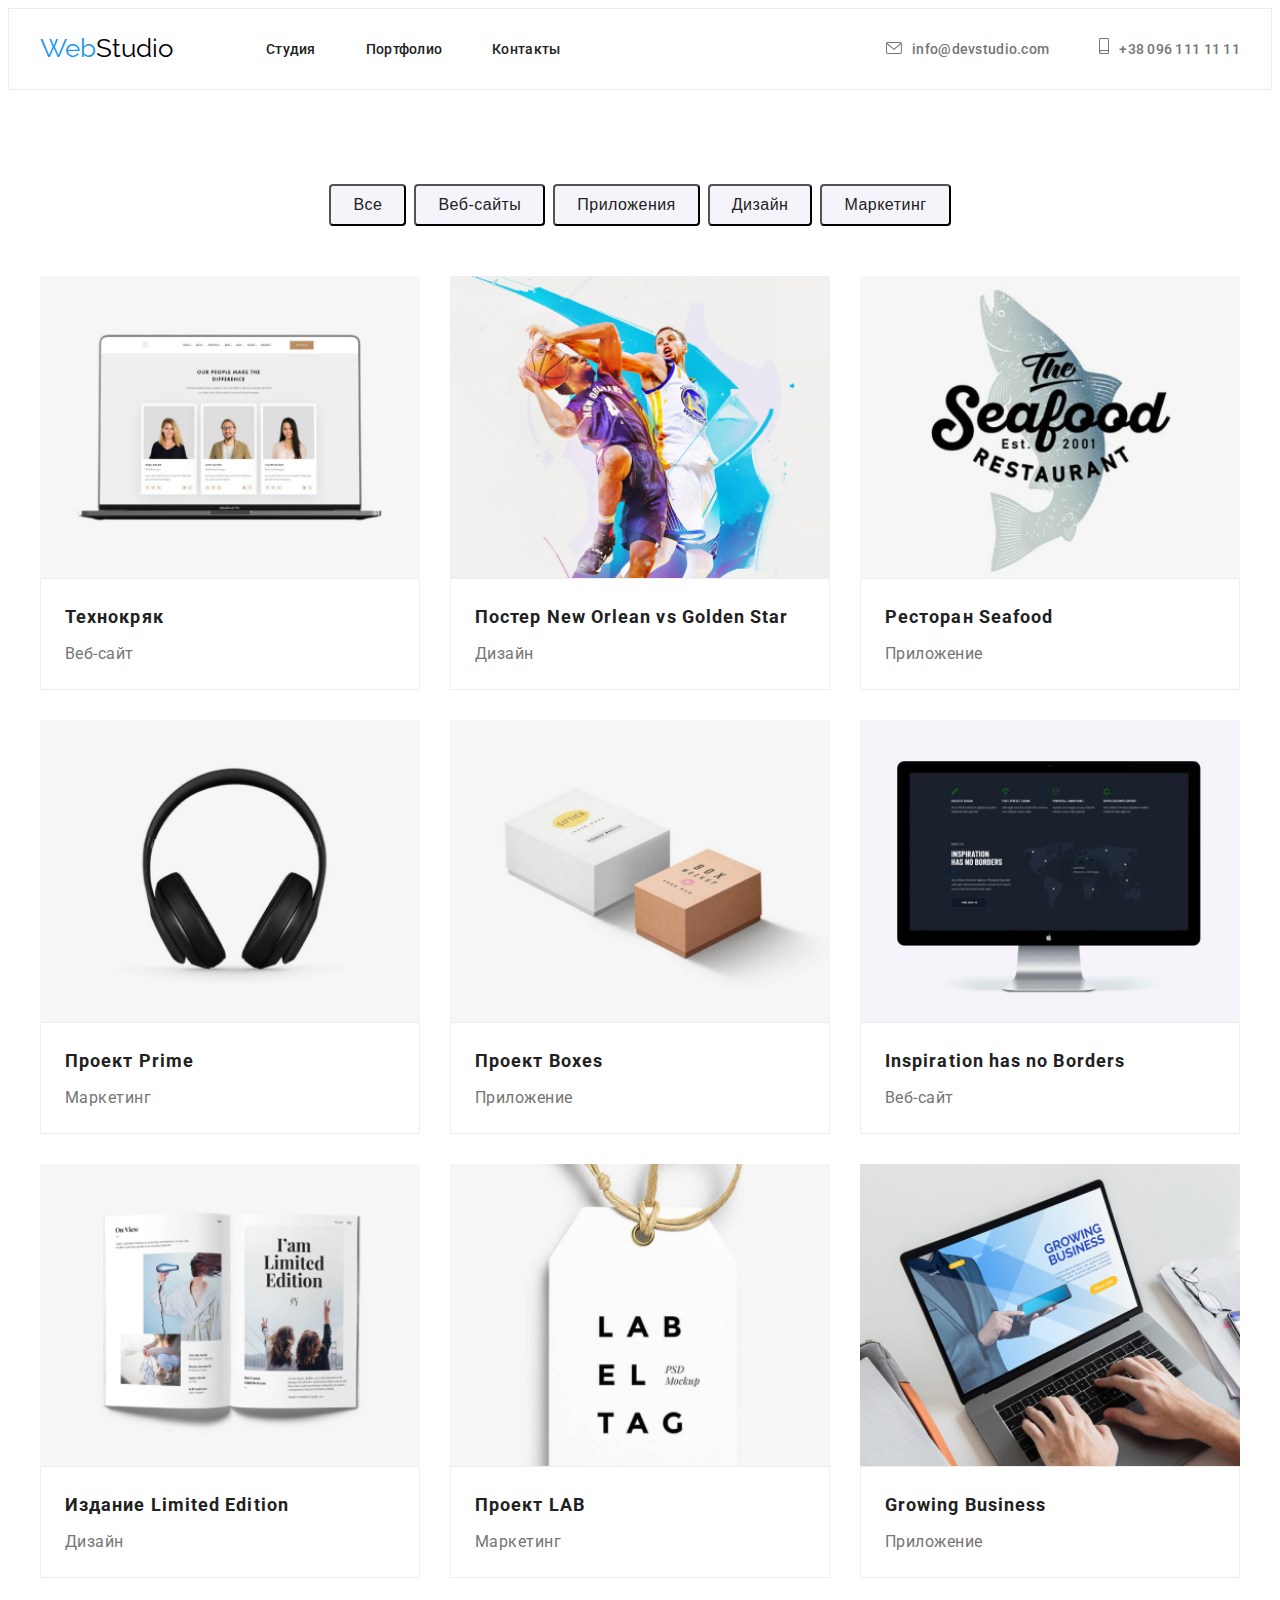
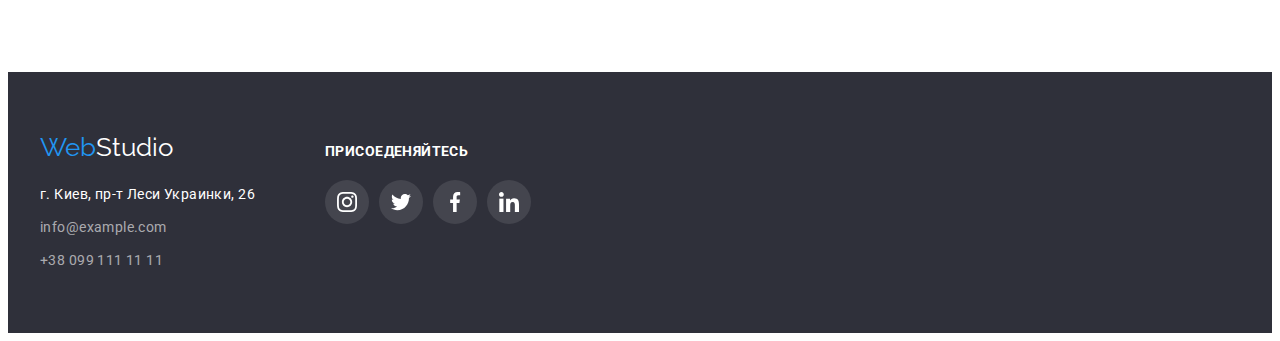
<file: project/goit-markup-hw-05/portfolio.html>
<!DOCTYPE html>
<html lang="ru">
  <head>
    <meta charset="UTF-8" />
    <meta http-equiv="X-UA-Compatible" content="IE=edge" />
    <meta name="viewport" content="width=device-width, initial-scale=1.0" />
    <link rel="preconnect" href="https://fonts.googleapis.com" />
    <link rel="preconnect" href="https://fonts.gstatic.com" crossorigin />
    <link
      href="https://fonts.googleapis.com/css2?family=Montserrat:wght@400;700&family=Raleway:wght@700&family=Roboto:wght@400;500;700;900&display=swap"
      rel="stylesheet"
    />
    <link
      rel="stylesheet"
      href="https://cdnjs.cloudflare.com/ajax/libs/modern-normalize/1.1.0/modern-normalize.min.css"
      integrity="sha512-wpPYUAdjBVSE4KJnH1VR1HeZfpl1ub8YT/NKx4PuQ5NmX2tKuGu6U/JRp5y+Y8XG2tV+wKQpNHVUX03MfMFn9Q=="
      crossorigin="anonymous"
      referrerpolicy="no-referrer"
    />
    <link rel="stylesheet" href="./css/styles.css" />
    <title>Портфолио</title>
  </head>
  <body>
        <header class="header-section">
      <div class="container">
        <a href="./index.html" class="header-logo">
          <span class="header-logo-first-part">Web</span>Studio</a
        >
        <nav class="header-navigation">
          <ul class="header-list list">
            <li class="header-item">
              <a
                href="./index.html"
                rel="noopener noreferrer nofollow"
                class="link-nav link"
                >Студия</a
              >
            </li>
            <li class="header-item">
              <a
                href="./portfolio.html"
                rel="noopener noreferrer nofollow"
                class="link-nav link"
                >Портфолио</a
              >
            </li>
            <li class="header-item">
              <a
                href=""
                target="_blank"
                rel="noopener noreferrer nofollow"
                class="link-nav link"
                >Контакты</a
              >
            </li>
          </ul>
        </nav>
        <div class="header-connect">
          <a href="mailto:info@devstudio.com" class="header-mail  link accent"
            ><svg class="connect-icon" width="16" height="12">
                <use href="./images/icons.svg#icon-envelope"></use>
              </svg>info@devstudio.com</a
          >
          <a href="tel:+380961111111" class="header-tel link accent"
            ><svg class="connect-icon" width="10" height="16">
                <use href="./images/icons.svg#icon-smartphone"></use>
              </svg>+38 096 111 11 11</a
          >
        </div >
      </div>
    </header>
    <main class="main-portfolio">
      <h1 class="visually-hidden">Продукты Вебстудии</h1>
      <section class="hero-portfolio section">
        <div class="container">
          <ul class="btn-list list">
            <li class="btn-list-title">
              <button type="button" class="hero-button-list">Все</button>
            </li>
            <li class="btn-list-title">
              <button type="button" class="hero-button-list">Веб-сайты</button>
            </li>
            <li class="btn-list-title">
              <button type="button" class="hero-button-list">Приложения</button>
            </li>
            <li class="btn-list-title">
              <button type="button" class="hero-button-list">Дизайн</button>
            </li>
            <li class="btn-list-title">
              <button type="button" class="hero-button-list">Маркетинг</button>
            </li>
          </ul>
          <ul class="product-list list">
            <li class="product-gallery">
              <img
                src="images/img-1p.jpg"
                alt="фото продукта1"
                width="370"
                class="product-gallery-img"
              />
              <div class="gallery-card">
                <h2 class="product-img-title">Технокряк</h2>
                <p class="product-img-name">Веб-сайт</p>
              </div>
            </li>
            <li class="product-gallery">
              <img
                src="images/img-2p.jpg"
                alt="фото продукта2"
                width="370"
                class="product-gallery-img"
              />
              <div class="gallery-card">
                <h2 class="product-img-title">
                  Постер New Orlean vs Golden Star
                </h2>
                <p class="product-img-name">Дизайн</p>
              </div>
            </li>
            <li class="product-gallery">
              <img
                src="images/img-3p.jpg"
                alt="фото продукта3"
                width="370"
                class="product-gallery-img"
              />
              <div class="gallery-card">
                <h2 class="product-img-title">Ресторан Seafood</h2>
                <p class="product-img-name">Приложение</p>
              </div>
            </li>
            <li class="product-gallery">
              <img
                src="images/img-4p.jpg"
                alt="фото продукта4"
                width="370"
                class="product-gallery-img"
              />
              <div class="gallery-card">
                <h2 class="product-img-title">Проект Prime</h2>
                <p class="product-img-name">Маркетинг</p>
              </div>
            </li>
            <li class="product-gallery">
              <img
                src="images/img-5p.jpg"
                alt="фото продукта5"
                width="370"
                class="product-gallery-img"
              />
              <div class="gallery-card">
                <h2 class="product-img-title">Проект Boxes</h2>
                <p class="product-img-name">Приложение</p>
              </div>
            </li>
            <li class="product-gallery">
              <img
                src="images/img-6p.jpg"
                alt="фото продукта6"
                width="370"
                class="product-gallery-img"
              />
              <div class="gallery-card">
                <h2 class="product-img-title">Inspiration has no Borders</h2>
                <p class="product-img-name">Веб-сайт</p>
              </div>
            </li>
            <li class="product-gallery">
              <img
                src="images/img-7p.jpg"
                alt="фото продукта7"
                width="370"
                class="product-gallery-img"
              />
              <div class="gallery-card">
                <h2 class="product-img-title">Издание Limited Edition</h2>
                <p class="product-img-name">Дизайн</p>
              </div>
            </li>
            <li class="product-gallery">
              <img
                src="images/img-8p.jpg"
                alt="фото продукта8"
                width="370"
                class="product-gallery-img"
              />
              <div class="gallery-card">
                <h2 class="product-img-title">Проект LAB</h2>
                <p class="product-img-name">Маркетинг</p>
              </div>
            </li>
            <li class="product-gallery">
              <img
                src="images/img-9p.jpg"
                alt="фото продукта9"
                width="370"
                class="product-gallery-img"
              />
              <div class="gallery-card">
                <h2 class="product-img-title">Growing Business</h2>
                <p class="product-img-name">Приложение</p>
              </div>
            </li>
          </ul>
        </div>
      </section>
    </main>
    <footer class="footer">
      <div class="container">
        <div class="address-list">
        <a href="./index.html" class="footer-logo"
          ><span class="footer-logo-first-part">Web</span>Studio
        </a>
        <address class="footer-address">
          <ul class="footer-list link list">
            <li class="footer-list-item">
              <p class="footer-address-text">г. Киев, пр-т Леси Украинки, 26</p>
            </li>
            <li class="footer-list-item">
              <a href="mailto:info@example.com" class="footer-mail accent">info@example.com</a
              >
            </li>
            <li class="footer-list-item">
              <a href="tel:+380991111111" class="footer-tel accent">+38 099 111 11 11</a>
            </li>
          </ul>
        </address>
        </div>
        <div class="footer-soc">
        <h2 class="footer-soc-title">Присоеденяйтесь</h2>
          <ul class="footer-soc-list list">
                  <li class="footer-soc-item"><a href="" class="footer-soc-link">
                    <svg class="footer-soc-icoc" width="20"  height="20">
                      <use href="./images/icons.svg#icon-instagram"></use>
                    </svg>
                  </a></li>
                  <li class="footer-soc-item"><a href="" class="footer-soc-link"><svg class="footer-soc-icon" width="20"  height="20">
                      <use href="./images/icons.svg#icon-twitter"></use></a></li>
                  <li class="footer-soc-item"><a href="" class="footer-soc-link"><svg class="footer-soc-icon" width="20"  height="20">
                      <use href="./images/icons.svg#icon-facebook"></use></a></li>
                  <li class="footer-soc-item"><a href="" class="footer-soc-link"><svg class="footer-soc-icon" width="20"  height="20">
                      <use href="./images/icons.svg#icon-linkedin"></use></a></li>
                </ul>
                </div>
      </div>
    </footer>
  </body>
</html>
</file>
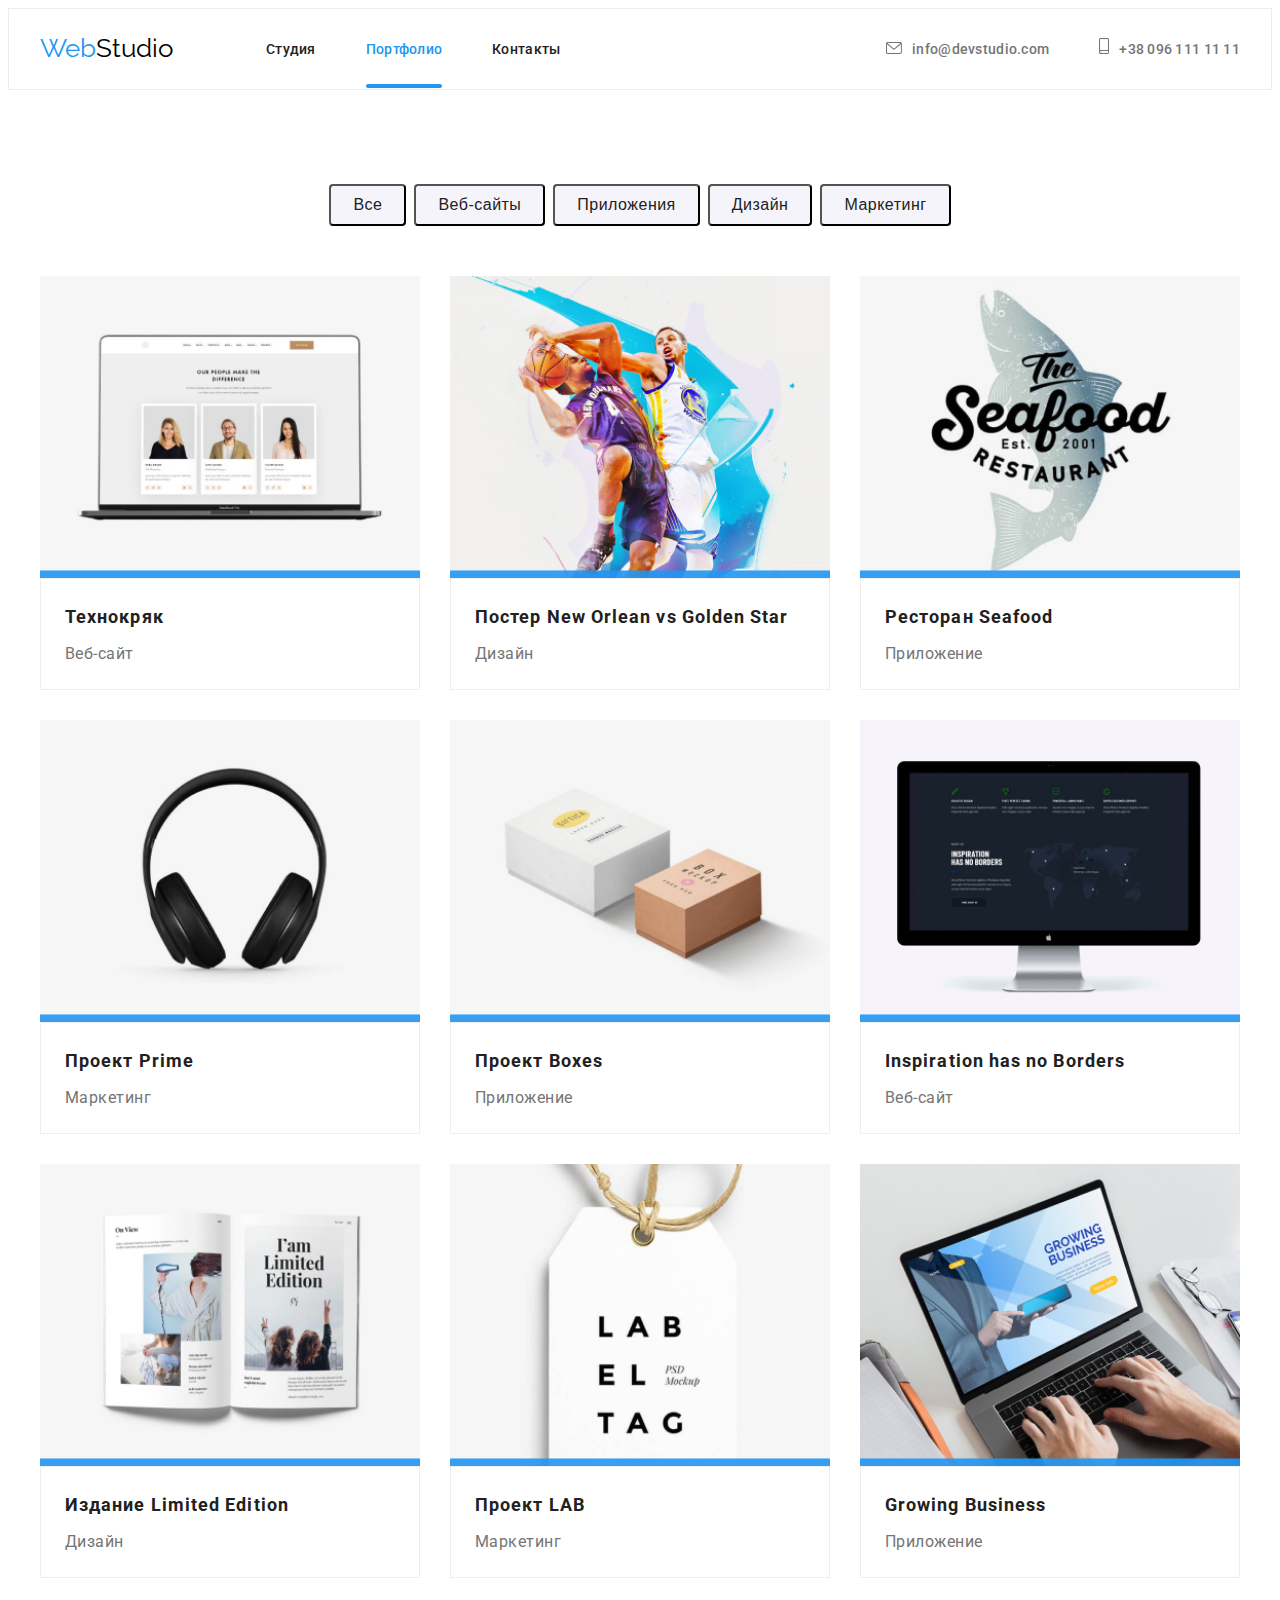
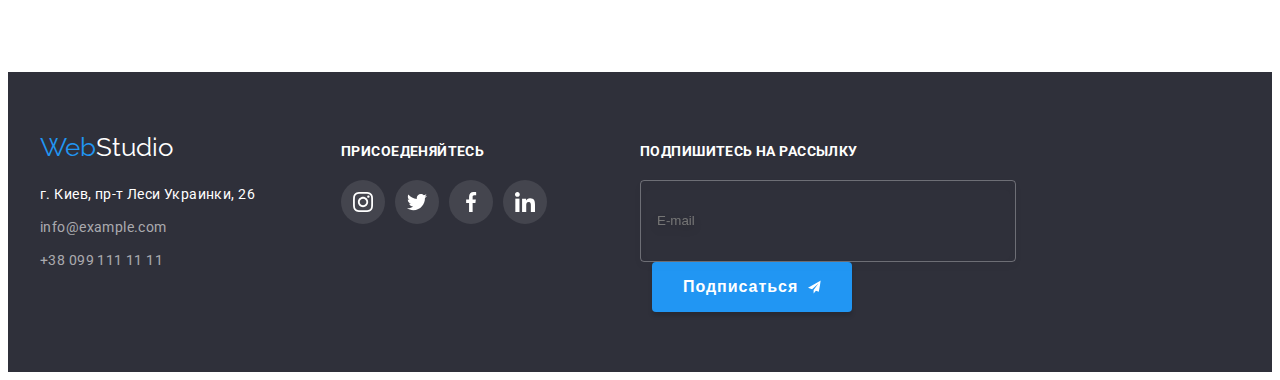
<file: project/goit-markup-hw-07/portfolio.html>
<!DOCTYPE html>
<html lang="ru">
  <head>
    <meta charset="UTF-8" />
    <meta http-equiv="X-UA-Compatible" content="IE=edge" />
    <meta name="viewport" content="width=device-width, initial-scale=1.0" />
    <link rel="preconnect" href="https://fonts.googleapis.com" />
    <link rel="preconnect" href="https://fonts.gstatic.com" crossorigin />
    <link
      href="https://fonts.googleapis.com/css2?family=Montserrat:wght@400;700&family=Raleway:wght@700&family=Roboto:wght@400;500;700;900&display=swap"
      rel="stylesheet"
    />
    <link
      rel="stylesheet"
      href="https://cdnjs.cloudflare.com/ajax/libs/modern-normalize/1.1.0/modern-normalize.min.css"
      integrity="sha512-wpPYUAdjBVSE4KJnH1VR1HeZfpl1ub8YT/NKx4PuQ5NmX2tKuGu6U/JRp5y+Y8XG2tV+wKQpNHVUX03MfMFn9Q=="
      crossorigin="anonymous"
      referrerpolicy="no-referrer"
    />
    <!-- <link rel="stylesheet" href="./css/styles.css" /> -->
    <link rel="stylesheet" href="./css/main.min.css">
    <title>Портфолио</title>
  </head>
  <body>
    <header class="header-section">
      <div class="container">
        <a href="./index.html" class="header-logo">
          <span class="header-logo-first-part">Web</span>Studio</a
        >
        <nav class="header-navigation">
          <ul class="header-list list">
            <li class="header-item current">
              <a
                href="./index.html"
                rel="noopener noreferrer nofollow"
                class="link-nav link"
                >Студия</a
              >
            </li>
            <li class="header-item current">
              <a
                href="./portfolio.html"
                rel="noopener noreferrer nofollow"
                class="link-nav link current"
                >Портфолио</a
              >
            </li>
            <li class="header-item">
              <a
                href=""
                rel="noopener noreferrer nofollow"
                class="link-nav link"
                >Контакты</a
              >
            </li>
          </ul>
        </nav>
        <div class="header-connect">
          <a href="mailto:info@devstudio.com" class="header-mail  link accent"
            ><svg class="connect-icon" width="16" height="12">
                <use href="./images/icons.svg#icon-envelope"></use>
              </svg>info@devstudio.com</a
          >
          <a href="tel:+380961111111" class="header-tel link accent"
            ><svg class="connect-icon" width="10" height="16">
                <use href="./images/icons.svg#icon-smartphone"></use>
              </svg>+38 096 111 11 11</a
          >
        </div >
      </div>
    </header>
    <main class="main-portfolio">
      <h1 class="visually-hidden">Продукты Вебстудии</h1>
      <section class="hero-portfolio section">
        <div class="container">
          <ul class="btn-list list">
            <li class="btn-list-title">
              <button type="button" class="hero-button-list">Все</button>
            </li>
            <li class="btn-list-title">
              <button type="button" class="hero-button-list">Веб-сайты</button>
            </li>
            <li class="btn-list-title">
              <button type="button" class="hero-button-list">Приложения</button>
            </li>
            <li class="btn-list-title">
              <button type="button" class="hero-button-list">Дизайн</button>
            </li>
            <li class="btn-list-title">
              <button type="button" class="hero-button-list">Маркетинг</button>
            </li>
          </ul>
          <ul class="product-list list">
            <li class="product-gallery">
              <div class="product-thumb">
              <img
                src="images/img-1p.jpg"
                alt="фото продукта1"
                width="370"
                class="product-gallery-img"
              />
              <p class="thumb-action-text"> Ресурс предлагает комплексные предложения с разным уровнем функционала и сервисов. Все это позволит посетителю получить исчерпывающие сведения о компании или частном лице.</p></div>
              <div class="gallery-card">
                <h2 class="product-img-title">Технокряк</h2>
                <p class="product-img-name">Веб-сайт</p>
              </div>
            </li>
            <li class="product-gallery">
              <div class="product-thumb">
              <img
                src="images/img-2p.jpg"
                alt="фото продукта2"
                width="370"
                class="product-gallery-img"
              /><p class="thumb-action-text"> Ресурс предлагает комплексные предложения с разным уровнем функционала и сервисов. Все это позволит посетителю получить исчерпывающие сведения о компании или частном лице.</p></div>
              <div class="gallery-card">
                <h2 class="product-img-title">
                  Постер New Orlean vs Golden Star</h2>
                  <p class="product-img-name">Дизайн</p>
              </div>
            </li>
            <li class="product-gallery">
              <div class="product-thumb">
              <img
                src="images/img-3p.jpg"
                alt="фото продукта3"
                width="370"
                class="product-gallery-img"
              /><p class="thumb-action-text"> Ресурс предлагает комплексные предложения с разным уровнем функционала и сервисов. Все это позволит посетителю получить исчерпывающие сведения о компании или частном лице.</p></div>
              <div class="gallery-card">
                <h2 class="product-img-title">Ресторан Seafood</h2>
                <p class="product-img-name">Приложение</p>
              </div>
            </li>
            <li class="product-gallery">
              <div class="product-thumb">
              <img
                src="images/img-4p.jpg"
                alt="фото продукта4"
                width="370"
                class="product-gallery-img"
              /><p class="thumb-action-text"> Ресурс предлагает комплексные предложения с разным уровнем функционала и сервисов. Все это позволит посетителю получить исчерпывающие сведения о компании или частном лице.</p></div>
              <div class="gallery-card">
                <h2 class="product-img-title">Проект Prime</h2>
                <p class="product-img-name">Маркетинг</p>
              </div>
            </li>
            <li class="product-gallery">
              <div class="product-thumb">
              <img
                src="images/img-5p.jpg"
                alt="фото продукта5"
                width="370"
                class="product-gallery-img"
              /><p class="thumb-action-text"> Ресурс предлагает комплексные предложения с разным уровнем функционала и сервисов. Все это позволит посетителю получить исчерпывающие сведения о компании или частном лице.</p></div>
              <div class="gallery-card">
                <h2 class="product-img-title">Проект Boxes</h2>
                <p class="product-img-name">Приложение</p>
              </div>
            </li>
            <li class="product-gallery">
              <div class="product-thumb">
              <img
                src="images/img-6p.jpg"
                alt="фото продукта6"
                width="370"
                class="product-gallery-img"
              /><p class="thumb-action-text"> Ресурс предлагает комплексные предложения с разным уровнем функционала и сервисов. Все это позволит посетителю получить исчерпывающие сведения о компании или частном лице.</p>
            </div>
              <div class="gallery-card">
                <h2 class="product-img-title">Inspiration has no Borders</h2>
                <p class="product-img-name">Веб-сайт</p>
              </div>
            </li>
            <li class="product-gallery">
              <div class="product-thumb">
              <img
                src="images/img-7p.jpg"
                alt="фото продукта7"
                width="370"
                class="product-gallery-img"
              /><p class="thumb-action-text"> Ресурс предлагает комплексные предложения с разным уровнем функционала и сервисов. Все это позволит посетителю получить исчерпывающие сведения о компании или частном лице.</p></div>
              <div class="gallery-card">
                <h2 class="product-img-title">Издание Limited Edition</h2>
                <p class="product-img-name">Дизайн</p>
              </div>
            </li>
            <li class="product-gallery">
              <div class="product-thumb">
              <img
                src="images/img-8p.jpg"
                alt="фото продукта8"
                width="370"
                class="product-gallery-img"
              /><p class="thumb-action-text"> Ресурс предлагает комплексные предложения с разным уровнем функционала и сервисов. Все это позволит посетителю получить исчерпывающие сведения о компании или частном лице.</p></div>
              <div class="gallery-card">
                <h2 class="product-img-title">Проект LAB</h2>
                <p class="product-img-name">Маркетинг</p>
              </div>
            </li>
            <li class="product-gallery">
              <div class="product-thumb">
              <img
                src="images/img-9p.jpg"
                alt="фото продукта9"
                width="370"
                class="product-gallery-img"
              /><p class="thumb-action-text"> Ресурс предлагает комплексные предложения с разным уровнем функционала и сервисов. Все это позволит посетителю получить исчерпывающие сведения о компании или частном лице.</p></div>
              <div class="gallery-card">
                <h2 class="product-img-title">Growing Business</h2>
                <p class="product-img-name">Приложение</p>
              </div>
            </li>
          </ul>
        </div>
      </section>
    </main>
    <footer class="footer">
      <div class="container">
        <div class="address-list">
        <a href="./index.html" class="footer-logo"
          ><span class="footer-logo-first-part">Web</span>Studio
        </a>
        <address class="footer-address">
          <ul class="footer-list link list">
            <li class="footer-list-item">
              <p class="footer-address-text">г. Киев, пр-т Леси Украинки, 26</p>
            </li>
            <li class="footer-list-item">
              <a href="mailto:info@example.com" class="footer-mail accent">info@example.com</a
              >
            </li>
            <li class="footer-list-item">
              <a href="tel:+380991111111" class="footer-tel accent">+38 099 111 11 11</a>
            </li>
          </ul>
        </address>
        </div>
        <div class="footer-soc">
        <h2 class="footer-soc-title">Присоеденяйтесь</h2>
          <ul class="footer-soc-list list">
                  <li class="footer-soc-item"><a href="" class="footer-soc-link">
                    <svg class="footer-soc-icoc" width="20"  height="20">
                      <use href="./images/icons.svg#icon-instagram"></use>
                    </svg>
                  </a></li>
                  <li class="footer-soc-item"><a href="" class="footer-soc-link"><svg class="footer-soc-icon" width="20"  height="20">
                      <use href="./images/icons.svg#icon-twitter"></use></a></li>
                  <li class="footer-soc-item"><a href="" class="footer-soc-link"><svg class="footer-soc-icon" width="20"  height="20">
                      <use href="./images/icons.svg#icon-facebook"></use></a></li>
                  <li class="footer-soc-item"><a href="" class="footer-soc-link"><svg class="footer-soc-icon" width="20"  height="20">
                      <use href="./images/icons.svg#icon-linkedin"></use></a></li>
                </ul>
                </div>
                <div class="footer-form">
                  <p class="footer-form-text">Подпишитесь на рассылку</p>
                  <label class="footer-label">
                  <input type="mail" name="Почта" placeholder="E-mail" class="footer-input">
                  <button type="submit" class="footer-form-btn">Подписаться<svg class="icon-footer" width="24" height="24">
                    <use href="./images/icons.svg#icon-send"></use>
                  </svg></button></label>
                </div>
      </div>
    </footer>
  <script src="./js/modal.js"></script>
  </body>
</html>
</file>
<file: project/goit-markup-hw-05/css/styles.css>
:root {
  --h-text-color: #212121;
  --accent-color: #2196f3;
}

body {
  font-family: "Roboto", "Tahoma", sans-serif;
}
p,
h1,
h2,
h3,
h4,
h5,
h6 {
  margin: 0;
}
ul,
ol {
  padding-left: 0;
  margin: 0;
}
.link {
  text-decoration: none;
}
.list {
  list-style: none;
}
button {
  cursor: pointer;
}
img {
  display: block;
  width: 100%;
  height: auto;
}
.container {
  width: 1200px;
  padding-left: 15px;
  padding-right: 15px;
  margin: 0 auto;
  /* outline: 1px solid red; */
}
.section {
  padding-top: 94px;
  padding-bottom: 94px;
  /* background-color: violet;
  outline: 1px solid rgb(28, 76, 209); */
}
/* --------------------- LOGO ---------------------*/

.header-logo-first-part,
.footer-logo-first-part {
  color: #2196f3;
}
.header-logo {
  font-family: "Raleway";
  font-size: 26px;
  line-height: 1.19;
  color: #000000;
  text-decoration: none;
}
.footer-logo {
  margin-bottom: 20px;

  font-family: "Raleway";
  font-size: 26px;
  line-height: 1.19;
  color: #ffffff;
  text-decoration: none;
}

.link-nav {
  font-weight: 500;
  font-size: 14px;
  line-height: 1.14;
  letter-spacing: 0.02em;
  color: #212121;
}
.link-nav:hover,
.link-nav:focus,
.accent:hover,
.accent:focus {
  cursor: pointer;
  color: var(--accent-color);
}
/* ------------------- HEADER ---------------------*/
.header-section {
  background-color: #ffffff;
  padding-top: 24px;
  padding-bottom: 25px;

  border: 1px solid #ececec;
}
.header-section .container {
  display: flex;
  align-items: center;
}
.header-list {
  display: flex;
  margin-left: 93px;
}
.header-item:not(:first-child) {
  margin-left: 50px;
}
.header-connect {
  display: flex;
  margin-left: auto;
  align-items: baseline;
}
.header-tel,
.header-mail {
  font-weight: 500;
  font-size: 14px;
  line-height: 1.14;
  letter-spacing: 0.02em;

  color: #757575;
}
.header-connect .accent + .accent {
  margin-left: 50px;
}
.connect-icon {
  margin-right: 10px;
  fill: currentColor;
}
/* -------------------- HERO -----------------------*/
.hero-section {
  background: #2f303a;
  text-align: center;
  /* max-height: 600px; */
  padding-top: 200px;
  padding-bottom: 200px;

  background-image: linear-gradient(
      rgba(47, 48, 58, 0.4),
      rgba(47, 48, 58, 0.4)
    ),
    url(../images/bg-hero.jpg);
  background-size: cover;
  background-repeat: no-repeat;
  max-width: 1600px;
  margin: 0 auto;
}
.hero-title {
  margin: 0 auto 30px auto;
  max-width: 696px;

  font-weight: 900;
  font-size: 44px;
  line-height: 1.36;
  letter-spacing: 0.06em;
  text-transform: uppercase;

  color: #ffffff;
}
.hero-button {
  padding: 10px 32px;

  font-family: "Roboto";
  font-weight: 700;
  font-size: 16px;
  line-height: 1.88;
  letter-spacing: 0.06em;

  box-shadow: 0px 4px 4px rgba(0, 0, 0, 0.15);
  border-radius: 4px;
  color: #ffffff;
  background: var(--accent-color);
}
.hero-button:hover,
.hero-button:focus,
.hero-button-list:hover,
.hero-button-list:focus {
  cursor: pointer;
  background-color: var(--accent-color);
}

/* -------------benefits-section----------------- */
.visually-hidden {
  position: absolute;
  white-space: nowrap;
  width: 1px;
  height: 1px;
  overflow: hidden;
  border: 0;
  padding: 0;
  clip: rect(0 0 0 0);
  clip-path: inset(50%);
  margin: -1px;
}
.aboun-benefits-section {
  background-color: #ffffff;
}
.aboun-benefits-section.container {
  /* display: flex; */
}
.aboun-benefits-list {
  display: flex;
}

.benefits-item + .benefits-item {
  margin-left: 30px;
}
.benefits-item-icon {
  display: flex;
  width: 270px;
  height: 120px;
  justify-content: center;
  margin-bottom: 30px;

  background-color: #f5f4fa;
}
.benefits-icon {
  margin: 0;
}
.aboun-benefits {
  margin-bottom: 10px;

  font-weight: 700;
  font-size: 14px;
  line-height: 1.14;
  letter-spacing: 0.03em;
  text-transform: uppercase;
  color: var(--h-text-color);
}
.benefits-text {
  font-size: 14px;
  line-height: 1.71;
  letter-spacing: 0.03em;
  max-width: 270px;

  color: #757575;
}
.benefits-title {
  font-weight: 700;
  font-size: 36px;
  line-height: 1.17;
  letter-spacing: 0.03em;
  color: var(--h-text-color);
}
.img-about-benefits {
  padding-top: 0;
  background-color: #ffffff;
}

.img-about-benefits.container {
  display: flex;
  padding: 0;
}
.benefits-title {
  text-align: center;
  margin-bottom: 50px;
}
.img-benefits-list {
  display: flex;
  margin-left: -30px;
}
/* .list-item-img:not(:first-child) {
  margin-left: 30px;
} */

.list-item-img {
  flex-basis: calc((100%-90px) / 3);
  margin-left: 30px;
}
.benefits-img {
}
/* --------------team-section -----------*/
.team-section {
  background: #f5f4fa;
  /* filter: drop-shadow(0px 4px 4px rgba(0, 0, 0, 0.25)); */
}
.team-section .container {
  display: flex;
}
.tiam-title {
  margin-bottom: 50px;

  font-size: 36px;
  line-height: 1.17;
  letter-spacing: 0.03em;
  color: var(--h-text-color);
  text-align: center;
}
.team-section-list {
  display: flex;
  margin-left: -30px;
}
.team-card {
  flex-basis: calc(100% / 4-30px);
  margin-left: 30px;
  text-align: center;
}
.team-img {
}
.card-name {
  padding-top: 30px;
  padding-bottom: 30px;

  background: #ffffff;

  box-shadow: 0px 1px 3px rgba(0, 0, 0, 0.12), 0px 1px 1px rgba(0, 0, 0, 0.14),
    0px 2px 1px rgba(0, 0, 0, 0.2);
  border-radius: 0px 0px 4px 4px;
}
.team-img-name {
  margin-bottom: 10px;

  font-weight: 500;
  font-size: 16px;
  line-height: 1.19;
  letter-spacing: 0.03em;
  color: var(--h-text-color);
}
.team-img-position {
  margin-bottom: 16px;

  font-size: 16px;
  line-height: 1.19;
  text-align: center;
  letter-spacing: 0.03em;

  color: #757575;
}
.team-soc-list {
  display: flex;
  justify-content: center;
}
.team-soc-item {
}
.team-soc-item + .team-soc-item {
  margin-left: 10px;
}

.team-soc-link {
  width: 44px;
  height: 44px;
  border-radius: 50%;
  background-color: #ffffff;
  display: flex;
  justify-content: center;
  align-items: center;
}

.team-soc-link:hover,
.team-soc-link:focus {
  background-color: var(--accent-color);
}
.team-soc-link:hover .team-soc-icoc,
.team-soc-link:focus .team-soc-icoc {
  fill: #ffffff;
}
.team-soc-icoc {
  fill: #afb1b8;
}

/* ----------------- clients ----------------- */
.clients {
  background: #ffffff;
}
.clients.container {
}
.clients-title {
  margin-bottom: 50px;
  text-align: center;

  font-size: 36px;
  line-height: 1.17;
  letter-spacing: 0.03em;

  color: #212121;
}
.clients-list {
  display: flex;
}
.clients-item {
}
.clients-item:not(:first-child) {
  margin-left: 30px;
}
.clients-link {
  display: flex;
  justify-content: center;
  align-items: center;

  border: 1px solid #afb1b8;
  border-radius: 4px;
}
.clients-icon {
  width: 170px;
  height: 92px;
  padding: 16px 32px;

  fill: #afb1b8;
}
.clients-link:hover .clients-icon,
.clients-link:focus .clients-icon {
  border: 1px solid #2196f3;
  /* border-color: var(--accent-color); */
  fill: var(--accent-color);
}

/* -------------footer------------------------------------------- */
.footer {
  background: #2f303a;
  padding-top: 60px;
  padding-bottom: 60px;
}
.footer .container {
  display: flex;
}
.address-list {
  display: flex;
  flex-direction: column;
}
.footer-list {
  font-style: normal;
}
.footer-list-item:not(:last-child) {
  margin-bottom: 9px;
}

.footer-address-text {
  font-weight: 400;
  font-size: 14px;
  line-height: 1.71;
  letter-spacing: 0.03em;

  color: #ffffff;
}
.footer-mail {
  margin-bottom: 9px;
}

.footer-mail,
.footer-tel {
  font-weight: 400;
  font-size: 14px;
  line-height: 1.71;
  letter-spacing: 0.03em;

  color: rgba(255, 255, 255, 0.6);
  text-decoration: none;
}
.footer-soc {
  display: flex;
  flex-direction: column;
  margin-left: 70px;
}
.footer-soc-title {
  margin-top: 12px;
  margin-bottom: 20px;

  font-size: 14px;
  line-height: 1.14;
  letter-spacing: 0.03em;
  text-transform: uppercase;

  color: #ffffff;
}
.footer-soc-list {
  display: flex;
}
.footer-soc-item {
}
.footer-soc-item:not(:first-child) {
  margin-left: 10px;
}
.footer-soc-link {
  width: 44px;
  height: 44px;
  border-radius: 50%;
  display: flex;
  justify-content: center;
  align-items: center;

  background: rgba(255, 255, 255, 0.1);
  fill: #ffffff;
}
.footer-soc-link:hover,
.footer-soc-link:focus {
  background-color: var(--accent-color);
  fill: #ffffff;
}
.footer-soc-icon {
}

/* -----------------portfolio----------------- */
.main-portfolio {
  background-color: #ffffff;
}
.main-portfolio .container {
  display: flex;
  flex-direction: column;
  justify-content: center;
}
.btn {
}
.btn-list {
  display: flex;
  margin-bottom: 50px;
  justify-content: center;
  margin-left: 0;
}
.hero-button-list {
  padding: 6px 22px;
  font-weight: 500;
  font-size: 16px;
  line-height: 1.62;
  letter-spacing: 0.03em;

  background: #f5f4fa;
  border-radius: 4px;
  color: #212121;
}
.hero-button-list:hover,
.hero-button-list:focus {
  color: #ffffff;
}
.btn-list-title + .btn-list-title {
  margin-left: 8px;
}
.product-list {
  display: flex;
  flex-wrap: wrap;
  margin-left: -30px;
  margin-bottom: -30px;
}
.product-gallery {
  flex-basis: calc(100% / 3 - 30px);
  margin-left: 30px;
  margin-bottom: 30px;
}
.product-gallery:hover,
.product-gallery:focus {
  background: #ffffff;
  border: 1px solid #eeeeee;
  box-shadow: 0px 1px 1px rgba(0, 0, 0, 0.12), 0px 4px 4px rgba(0, 0, 0, 0.06),
    1px 4px 6px rgba(0, 0, 0, 0.16);
}
/* .product-gallery:nth-last-child(-n + 3) {
  margin-bottom: 0;
}
.product-gallery:nth-child(3n + 1) {
  margin-left: 0;
} */
.img-link {
}
.product-gallery-img {
}
.gallery-card {
  padding: 20px 24px;
  border: 1px solid #eeeeee;
}
.product-img-title {
  margin-bottom: 4px;

  font-weight: 700;
  font-size: 18px;
  line-height: 2;
  letter-spacing: 0.06em;
  color: var(--h-text-color);
}
.product-img-name {
  font-size: 16px;
  line-height: 1.88;
  letter-spacing: 0.03em;
  color: #757575;
}
</file>
<file: project/goit-markup-hw-07/css/main.min.css>
:root{--h-text-color: #212121;--accent-color: #2196f3}.visually-hidden{position:absolute;white-space:nowrap;width:1px;height:1px;overflow:hidden;border:0;padding:0;clip:rect(0 0 0 0);clip-path:inset(50%);margin:-1px}p,h1,h2,h3,h4,h5,h6{margin:0}ul,ol{padding-left:0;margin:0}.link{text-decoration:none}.list{list-style:none}body{font-family:"Roboto","Tahoma",sans-serif}button{cursor:pointer}.container{width:1200px;padding-left:15px;padding-right:15px;margin:0 auto}img{display:block;width:100%;height:auto}.section{padding-top:94px;padding-bottom:94px}.header-logo-first-part,.footer-logo-first-part{color:#2196f3}.header-logo{font-family:"Raleway";font-size:26px;line-height:1.19;color:#000;text-decoration:none}.footer-logo{margin-bottom:20px;font-family:"Raleway";font-size:26px;line-height:1.19;color:#fff;text-decoration:none}.link-nav{font-weight:500;font-size:14px;line-height:1.14;letter-spacing:.02em;color:#212121;transition:color 250ms cubic-bezier(0.4, 0, 0.2, 1)}.link-nav:hover,.link-nav:focus{cursor:pointer;color:var(--accent-color)}.accent:hover,.accent:focus{cursor:pointer;color:var(--accent-color)}.backdrop{position:fixed;top:0;width:100%;height:100%;transition:opacity 250ms cubic-bezier(0.4, 0, 0.2, 1),visibility 250ms cubic-bezier(0.4, 0, 0.2, 1);background:rgba(0,0,0,.2)}.modal{width:528px;height:581px;position:absolute;top:50%;left:50%;transform:translate(-50%, -50%) scale(1) rotate(0);transition:transform 250ms cubic-bezier(0.4, 0, 0.2, 1);background:#fff;box-shadow:0px 1px 3px rgba(0,0,0,.12),0px 1px 1px rgba(0,0,0,.14),0px 2px 1px rgba(0,0,0,.2);border-radius:4px}.backdrop.is-hidden .modal{transform:scale(0.1) rotate(-250deg)}.modal-close-btn{padding:0;position:absolute;top:8px;right:8px;width:30px;height:30px;display:flex;justify-content:center;align-items:center;border-radius:50%;background:#fff;border:1px solid rgba(0,0,0,.1)}.modal-close-btn:focus,.modal-close-btn:hover{border:2px solid var(--accent-color);outline:none}.icon-close{padding:9px}.icon-close:hover,.modal-close-btn:focus .icon-close{fill:var(--accent-color)}.is-hidden{opacity:0;pointer-events:none;visibility:hidden}.form{width:448px;margin-left:auto;margin-right:auto}.modal-title{margin-top:40px;margin-bottom:12px;font-weight:700;font-size:20px;line-height:1.15;text-align:center;letter-spacing:.03em;color:#212121}.input-wrap{position:relative;margin-bottom:10px;width:100%;display:flex;flex-direction:column}.input-wrap input{padding-left:42px;height:40px;color:green;border:1px solid rgba(33,33,33,.2);border-radius:4px;outline:none;transition:border 250ms cubic-bezier(0.4, 0, 0.2, 1) 250ms;background-color:rgba(0,0,0,0)}.icon-form{position:absolute;left:10px;top:50%;transform:translateY(-50%);z-index:-1}.form-fild input:hover+.icon-form,.form-fild input:focus+.icon-form{fill:var(--accent-color)}.input-wrap:hover input,.input-wrap:focus input{border:1px solid var(--accent-color)}.form-fild label,.input-wrap label{margin-bottom:4px;font-weight:400;font-size:12px;line-height:1.17;letter-spacing:.01em;color:#757575}.input-wrap textarea{margin-bottom:10px;height:120px;outline:none;resize:none;border:1px solid rgba(33,33,33,.2);border-radius:4px}.input-wrap textarea:hover,.input-wrap textarea:focus{border:1px solid var(--accent-color)}.comment{padding:12px 16px}textarea::placeholder{font-weight:400;font-size:12px;line-height:1.17;letter-spacing:.01em;color:rgba(117,117,117,.5)}.check{position:relative;display:flex;flex-wrap:wrap;justify-content:center;align-items:center}.topic-text{padding:5px;margin-left:8px;margin-bottom:30px;font-weight:400;font-size:14px;line-height:1.71;letter-spacing:.03em;color:#757575}.polici-link{color:var(--accent-color)}.icon-check{position:absolute;display:inline-block;width:15px;height:15px;left:8px;top:8px;border:2px solid #212121;border-radius:2px;transform:rotate(360deg);transition:transform 250ms cubic-bezier(0.4, 0, 0.2, 1),scale 250ms cubic-bezier(0.4, 0, 0.2, 1),background-size 250ms cubic-bezier(0.4, 0, 0.2, 1)}.checkbox:checked+.icon-check{border-color:rgba(0,0,0,0);background-color:var(--accent-color);background-image:url("../images/icon-check.svg");background-repeat:no-repeat;background-size:contain;background-origin:border-box;transform:rotate(0deg)}.visually-hidden{position:absolute;white-space:nowrap;width:1px;height:1px;overflow:hidden;border:0;padding:0;clip:rect(0 0 0 0);clip-path:inset(50%);margin:-1px;appearance:none}.form-btn{margin:auto;padding:10px 55px;font-weight:700;font-size:16px;line-height:1.88;display:flex;align-items:center;text-align:center;letter-spacing:.06em;color:#fff;background:var(--accent-color);box-shadow:0px 4px 4px rgba(0,0,0,.15);border-color:rgba(0,0,0,0);border-radius:4px}.header-section{background-color:#fff;padding-top:24px;padding-bottom:25px;border:1px solid #ececec}.header-section .container{display:flex;align-items:center}.header-list{display:flex;margin-left:93px}.header-item{position:relative}.header-item:not(:first-child){margin-left:50px}.link-nav.current{color:var(--accent-color);transform:scale(0.1)}.link-nav.current::after{position:absolute;top:45px;content:"";display:block;width:100%;height:4px;border-radius:2px;background-color:var(--accent-color);transform:scaleX(1);transition:transform 250ms cubic-bezier(0.4, 0, 0.2, 1),scale 2500ms cubic-bezier(0.4, 0, 0.2, 1)}.header-connect{display:flex;margin-left:auto;align-items:baseline}.header-tel,.header-mail{font-weight:500;font-size:14px;line-height:1.14;letter-spacing:.02em;color:#757575}.header-connect .accent+.accent{margin-left:50px}.connect-icon{margin-right:10px;fill:currentColor}.hero-section{background:#2f303a;text-align:center;padding-top:200px;padding-bottom:200px;background-image:linear-gradient(rgba(47, 48, 58, 0.4), rgba(47, 48, 58, 0.4)),url(../images/bg-hero.jpg);background-size:cover;background-repeat:no-repeat;max-width:1600px;margin:0 auto}.hero-title{margin:0 auto 30px auto;max-width:696px;font-weight:900;font-size:44px;line-height:1.36;letter-spacing:.06em;text-transform:uppercase;color:#fff}.hero-button{padding:10px 32px;font-family:"Roboto";font-weight:700;font-size:16px;line-height:1.88;letter-spacing:.06em;box-shadow:0px 4px 4px rgba(0,0,0,.15);border-radius:4px;color:#fff;background:var(--accent-color);transition:background-color 250ms cubic-bezier(0.4, 0, 0.2, 1),color 250ms cubic-bezier(0.4, 0, 0.2, 1)}.hero-button:hover,.hero-button:focus{cursor:pointer;background-color:var(--accent-color)}.about-benefits-section{background-color:#fff}.about-benefits-list{display:flex}.benefits-item+.benefits-item{margin-left:30px}.benefits-item-icon{display:flex;width:270px;height:120px;justify-content:center;margin-bottom:30px;background-color:#f5f4fa}.benefits-icon{margin:0}.about-benefits{margin-bottom:10px;font-weight:700;font-size:14px;line-height:1.14;letter-spacing:.03em;text-transform:uppercase;color:var(--h-text-color)}.benefits-text{font-size:14px;line-height:1.71;letter-spacing:.03em;max-width:270px;color:#757575}.benefits-title{margin-bottom:50px;text-align:center;font-weight:700;font-size:36px;line-height:1.17;letter-spacing:.03em;color:var(--h-text-color)}.img-about-benefits{padding-top:0;background-color:#fff}.img-about-benefits.container{display:flex;padding:0}.img-benefits-list{display:flex;margin-left:-30px}.list-item-img{position:relative;flex-basis:calc((100% - 90px)/3);margin-left:30px}.benefits-img-title{content:"";display:flex;width:100%;height:70px;position:absolute;bottom:0;font-weight:700;font-size:14px;line-height:1.14;text-align:center;letter-spacing:.03em;text-transform:uppercase;align-items:center;justify-content:center;color:#fff;background:rgba(47,48,58,.8)}.team-section{background:#f5f4fa}.team-section .container{display:flex}.tiam-title{margin-bottom:50px;font-size:36px;line-height:1.17;letter-spacing:.03em;color:var(--h-text-color);text-align:center}.team-section-list{display:flex;margin-left:-30px}.team-card{flex-basis:calc(25% - 30px);margin-left:30px;text-align:center}.card-name{padding-top:30px;padding-bottom:30px;background:#fff;box-shadow:0px 1px 3px rgba(0,0,0,.12),0px 1px 1px rgba(0,0,0,.14),0px 2px 1px rgba(0,0,0,.2);border-radius:0px 0px 4px 4px}.team-img-name{margin-bottom:10px;font-weight:500;font-size:16px;line-height:1.19;letter-spacing:.03em;color:var(--h-text-color)}.team-img-position{margin-bottom:16px;font-size:16px;line-height:1.19;text-align:center;letter-spacing:.03em;color:#757575}.team-soc-list{display:flex;justify-content:center}.team-soc-item+.team-soc-item{margin-left:10px}.team-soc-link{width:44px;height:44px;border-radius:50%;background-color:#fff;display:flex;justify-content:center;align-items:center;transition:background-color 250ms cubic-bezier(0.4, 0, 0.2, 1)}.team-soc-link:hover,.team-soc-link:focus{background-color:var(--accent-color)}.team-soc-icoc{fill:#afb1b8;transition:fill 250ms cubic-bezier(0.4, 0, 0.2, 1)}.team-soc-link:hover .team-soc-icoc,.team-soc-link:focus .team-soc-icoc{fill:#fff}.clients{background:#fff}.clients-title{margin-bottom:50px;text-align:center;font-size:36px;line-height:1.17;letter-spacing:.03em;color:#212121}.clients-list{display:flex;padding:0;justify-content:space-between}.clients-link{display:flex;justify-content:center;align-items:center;border:1px solid #afb1b8;border-radius:4px}.clients-icon{width:170px;height:92px;padding:16px 32px;fill:#afb1b8;transition:fill 250ms cubic-bezier(0.4, 0, 0.2, 1),border-color 250ms}.clients-link:hover .clients-icon,.clients-link:focus .clients-icon{border:2px solid #2196f3;fill:var(--accent-color)}.footer{background:#2f303a;padding-top:60px;padding-bottom:60px}.footer .container{display:flex}.address-list{display:flex;flex-direction:column}.footer-list{font-style:normal}.footer-list-item:not(:last-child){margin-bottom:9px;width:231px}.footer-address-text{font-weight:400;font-size:14px;line-height:1.71;letter-spacing:.03em;color:#fff}.footer-mail{margin-bottom:9px}.footer-mail,.footer-tel{font-weight:400;font-size:14px;line-height:1.71;letter-spacing:.03em;color:rgba(255,255,255,.6);text-decoration:none}.footer-soc{display:flex;flex-direction:column;margin-left:70px}.footer-soc-title{margin-top:12px;margin-bottom:20px;font-size:14px;line-height:1.14;letter-spacing:.03em;text-transform:uppercase;color:#fff}.footer-soc-list{display:flex}.footer-soc-item:not(:first-child){margin-left:10px}.footer-soc-link{width:44px;height:44px;border-radius:50%;display:flex;justify-content:center;align-items:center;background:rgba(255,255,255,.1);fill:#fff;transition:transform 250ms cubic-bezier(0.4, 0, 0.2, 1)}.footer-soc-link:hover,.footer-soc-link:focus{background-color:var(--accent-color);fill:#fff}.footer-form{margin-left:93px;display:flex;flex-direction:column}.footer-form-text{margin-top:12px;margin-bottom:20px;font-weight:700;font-size:14px;line-height:1.14;letter-spacing:.03em;text-transform:uppercase;color:#fff}.footer-label{width:570px;position:relative;display:flex;flex-wrap:wrap}.footer-input{width:358px;height:50px;padding:15px 0 15px 16px;color:rgba(255,255,255,.6);background-color:rgba(0,0,0,0);border:1px solid rgba(255,255,255,.3);filter:drop-shadow(0px 4px 4px rgba(0, 0, 0, 0.15));border-radius:4px}.icon-footer{margin-left:10px}.footer-form-btn{max-width:200px;height:50px;padding:10px 29px;margin-left:12px;font-weight:700;font-size:16px;line-height:1.88;letter-spacing:.06em;display:flex;align-items:center;text-align:center;outline:none;color:#fff;background:#2196f3;box-shadow:0px 4px 4px rgba(0,0,0,.15);border-color:rgba(0,0,0,0);border-radius:4px}.main-portfolio{background-color:#fff}.main-portfolio .container{display:flex;flex-direction:column;justify-content:center}.btn-list{display:flex;margin-bottom:50px;justify-content:center;margin-left:0}.hero-button-list{padding:6px 22px;font-weight:500;font-size:16px;line-height:1.62;letter-spacing:.03em;background:#f5f4fa;border-radius:4px;color:#212121;transition:color 250ms cubic-bezier(0.4, 0, 0.2, 1),background-color 250ms cubic-bezier(0.4, 0, 0.2, 1)}.hero-button-list:hover,.hero-button-list:focus{cursor:pointer;background-color:var(--accent-color);color:#fff}.btn-list-title+.btn-list-title{margin-left:8px}.product-list{display:flex;flex-wrap:wrap;margin-left:-30px;margin-bottom:-30px}.product-gallery{flex-basis:calc(33.3333333333% - 30px);margin-left:30px;margin-bottom:30px}.product-gallery:hover,.product-gallery:focus{background:#fff;border:1px solid #eee;box-shadow:0px 1px 1px rgba(0,0,0,.12),0px 4px 4px rgba(0,0,0,.06),1px 4px 6px rgba(0,0,0,.16)}.product-thumb{position:relative;overflow:hidden}.thumb-action-text{position:absolute;top:0;transform:translateY(100%) rotate(3turn);transition:transform 250ms cubic-bezier(0.4, 0, 0.2, 1);padding:63px 24px;font-size:18px;line-height:1.56;letter-spacing:.03em;background-color:rgba(33,150,243,.9);color:#fff}.product-gallery:hover .thumb-action-text{position:absolute;transform:translateY(0%)}.gallery-card{padding:20px 24px;border:1px solid #eee}.product-img-title{margin-bottom:4px;font-weight:700;font-size:18px;line-height:2;letter-spacing:.06em;color:var(--h-text-color)}.product-img-name{font-size:16px;line-height:1.88;letter-spacing:.03em;color:#757575}/*# sourceMappingURL=main.min.css.map */
</file>
